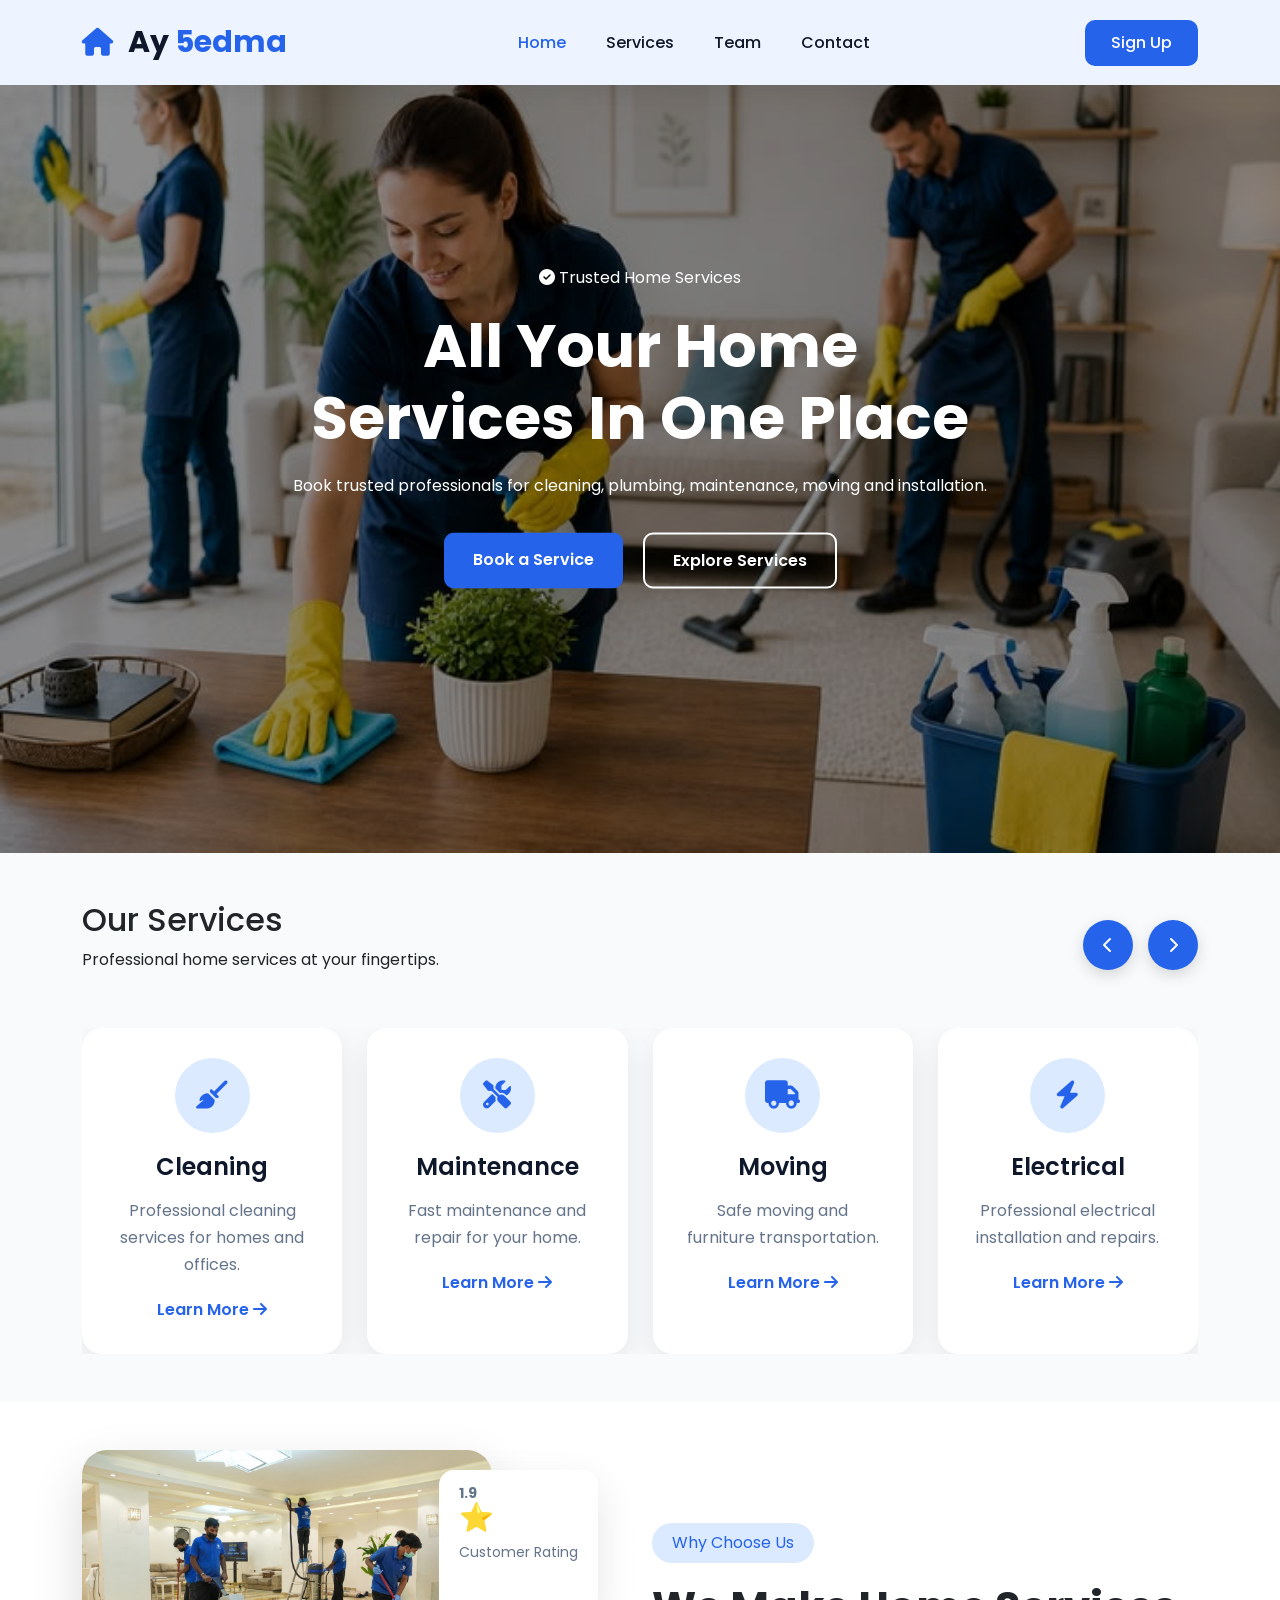
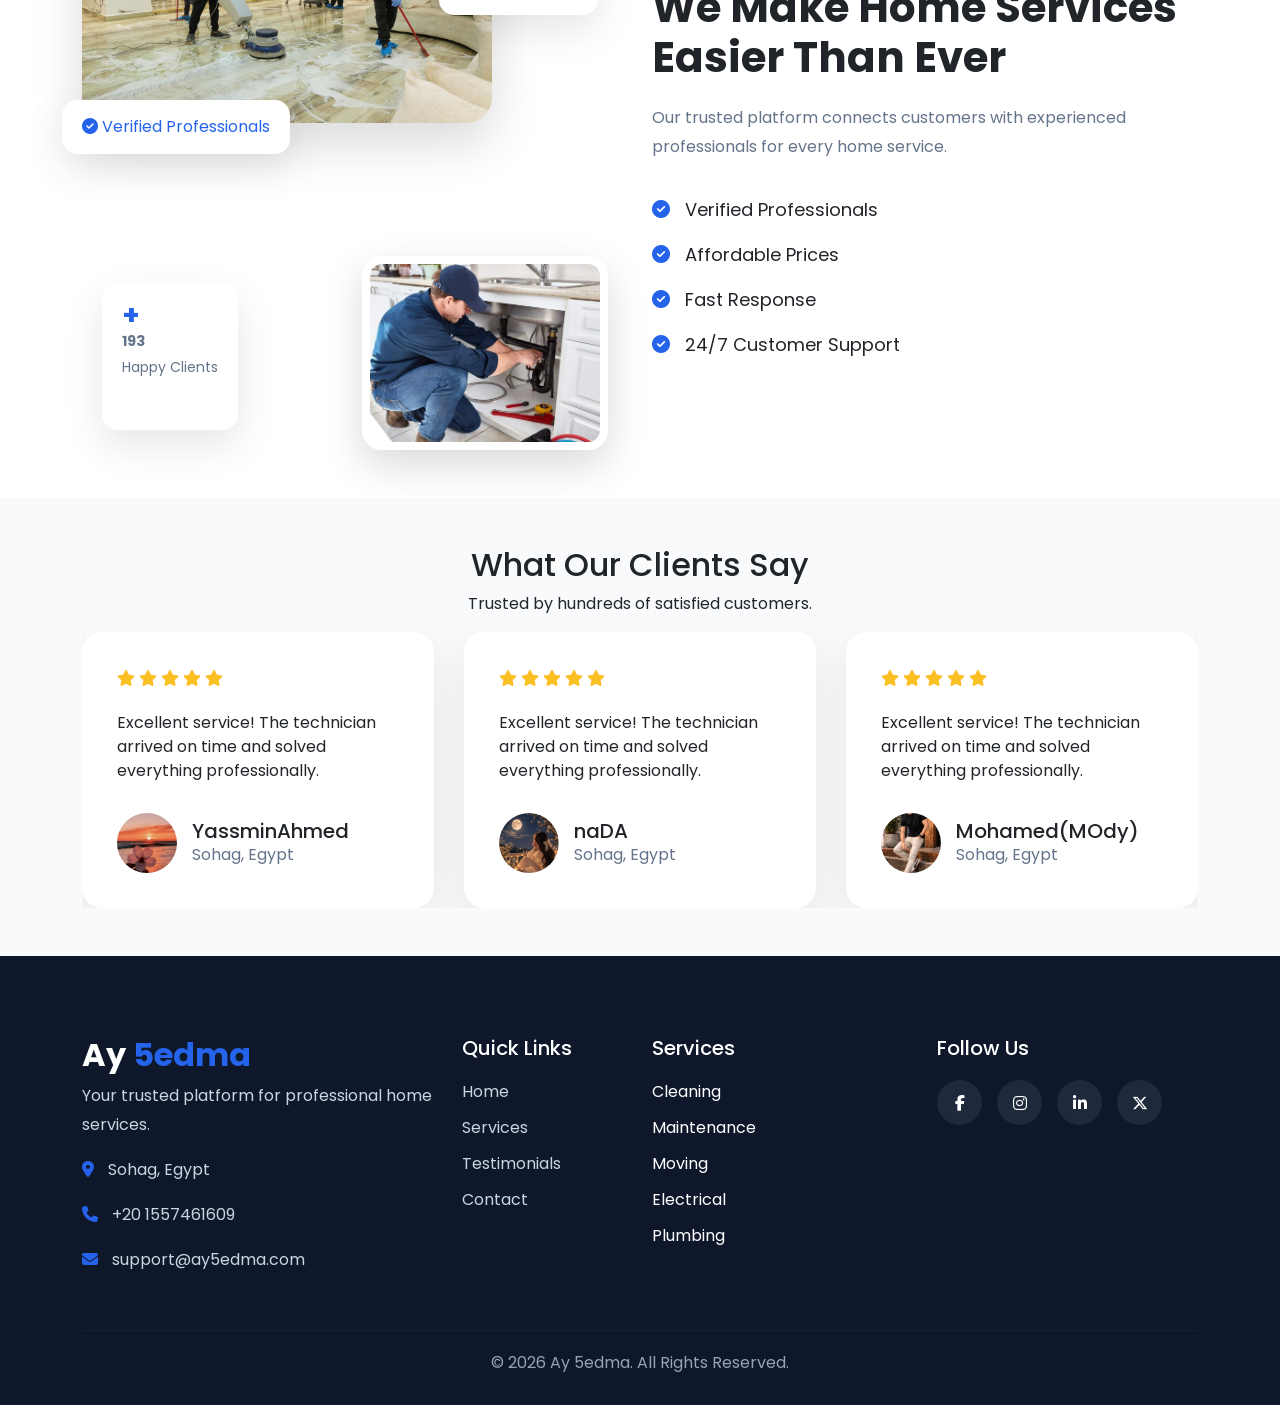
<file: index.html>
<!DOCTYPE html>
<html lang="en">
<head>
    <meta charset="UTF-8">
    <meta name="viewport" content="width=device-width, initial-scale=1.0">

    <title>Ay 5edma</title>

    <!-- Bootstrap -->
    <link href="https://cdn.jsdelivr.net/npm/bootstrap@5.3.7/dist/css/bootstrap.min.css" rel="stylesheet">

    <!-- Font Awesome -->
    <link rel="stylesheet"
        href="https://cdnjs.cloudflare.com/ajax/libs/font-awesome/6.7.2/css/all.min.css">

    <!-- Google Font -->
    <link rel="preconnect" href="https://fonts.googleapis.com">
    <link rel="preconnect" href="https://fonts.gstatic.com" crossorigin>

    <link href="https://fonts.googleapis.com/css2?family=Poppins:wght@300;400;500;600;700&display=swap"
        rel="stylesheet">

        <link
  rel="stylesheet"
  href="https://cdn.jsdelivr.net/npm/swiper@11/swiper-bundle.min.css"
/>

    <!-- CSS -->
    <link rel="stylesheet" href="style.css">

</head>

<body>

    <!-- Navbar -->
      <nav class="navbar navbar-expand-lg fixed-top custom-navbar">
    <div class="container">

        <!-- Logo -->
        <a class="navbar-brand" href="#">
            <i class="fa-solid fa-house"></i>
            Ay <span class="logo-text">5edma</span>
        </a>

        <!-- Mobile Button -->
        <button class="navbar-toggler" type="button" data-bs-toggle="collapse"
            data-bs-target="#navbarNav">
            <span class="navbar-toggler-icon"></span>
        </button>

        <!-- Links -->
        <div class="collapse navbar-collapse" id="navbarNav">

            <ul class="navbar-nav mx-auto">

                <li class="nav-item">
                    <a class="nav-link active" href="#">Home</a>
                </li>

                <li class="nav-item">
                    <a class="nav-link" href="services.html">Services</a>
                </li>

                <li class="nav-item">
                    <a class="nav-link" href="#">Team</a>
                </li>

                <li class="nav-item">
                    <a class="nav-link" href="#">Contact</a>
                </li>

            </ul>

            <a href="#" class="btn sign-btn">Sign Up</a>

        </div>

    </div>
</nav>

    <!-- Hero -->
   <section class="hero">

    <img src="img/heroo.jpg" alt="Hero Image" class="hero-img">

    <div class="hero-overlay"></div>

    <div class="hero-content">

        <span class="hero-badge">
            <i class="fa-solid fa-circle-check"></i>
            Trusted Home Services
        </span>

        <h1>
            All Your Home <br>
            Services In <span>One Place</span>
        </h1>

        <p>
            Book trusted professionals for cleaning,
            plumbing, maintenance, moving and installation.
        </p>

        <div class="hero-buttons">

            <a href="#" class="btn hero-btn">
                Book a Service
            </a>

            <a href="#" class="btn hero-outline">
                Explore Services
            </a>

        </div>

    </div>

</section>

    <!-- Services -->

     <!-- Services Section -->
<section class="services py-5" id="services">

    <div class="container">

        <!-- Header -->
        <div class="services-header">

            <div class="section-title">
                <h2>Our <span>Services</span></h2>
                <p>Professional home services at your fingertips.</p>
            </div>

            <!-- Custom Arrows -->
            <div class="swiper-buttons">

                <div class="custom-prev">
                    <i class="fa-solid fa-chevron-left"></i>
                </div>

                <div class="custom-next">
                    <i class="fa-solid fa-chevron-right"></i>
                </div>

            </div>

        </div>

        <!-- Swiper -->
        <div class="swiper serviceSwiper">

            <div class="swiper-wrapper">

                <!-- Card 1 -->
                <div class="swiper-slide">
                    <div class="service-card">

                        <div class="service-icon">
                            <i class="fa-solid fa-broom"></i>
                        </div>

                        <h4>Cleaning</h4>

                        <p>
                            Professional cleaning services
                            for homes and offices.
                        </p>

                        <a href="services.html">
                            Learn More
                            <i class="fa-solid fa-arrow-right"></i>
                        </a>

                    </div>
                </div>

                <!-- Card 2 -->
                <div class="swiper-slide">
                    <div class="service-card">

                        <div class="service-icon">
                            <i class="fa-solid fa-screwdriver-wrench"></i>
                        </div>

                        <h4>Maintenance</h4>

                        <p>
                            Fast maintenance and repair
                            for your home.
                        </p>

                        <a href="maintenance.html">
                            Learn More
                            <i class="fa-solid fa-arrow-right"></i>
                        </a>

                    </div>
                </div>

                <!-- Card 3 -->
                <div class="swiper-slide">
                    <div class="service-card">

                        <div class="service-icon">
                            <i class="fa-solid fa-truck"></i>
                        </div>

                        <h4>Moving</h4>

                        <p>
                            Safe moving and furniture
                            transportation.
                        </p>

                        <a href="moving.html">
                            Learn More
                            <i class="fa-solid fa-arrow-right"></i>
                        </a>

                    </div>
                </div>

                <!-- Card 4 -->
                <div class="swiper-slide">
                    <div class="service-card">

                        <div class="service-icon">
                            <i class="fa-solid fa-bolt"></i>
                        </div>

                        <h4>Electrical</h4>

                        <p>
                            Professional electrical
                            installation and repairs.
                        </p>

                        <a href="electrical.html">
                            Learn More
                            <i class="fa-solid fa-arrow-right"></i>
                        </a>

                    </div>
                </div>

                <!-- Card 5 -->
                <div class="swiper-slide">
                    <div class="service-card">

                        <div class="service-icon">
                            <i class="fa-solid fa-faucet-drip"></i>
                        </div>

                        <h4>Plumbing</h4>

                        <p>
                            Plumbing installation and
                            emergency repairs.
                        </p>

                        <a href="plumbing.html">
                            Learn More
                            <i class="fa-solid fa-arrow-right"></i>
                        </a>

                    </div>
                </div>

                <!-- Card 6 -->
                <div class="swiper-slide">
                    <div class="service-card">

                        <div class="service-icon">
                            <i class="fa-solid fa-couch"></i>
                        </div>

                        <h4>Furniture Installation</h4>

                        <p>
                            Furniture assembly and
                            installation by experts.
                        </p>

                        <a href="furniture.html">
                            Learn More
                            <i class="fa-solid fa-arrow-right"></i>
                        </a>

                    </div>
                </div>

            </div>

        </div>

    </div>

</section>
    <!-- Why Us -->

    <section class="why-us py-5">

    <div class="container">

        <div class="row align-items-center">

            <!-- Images -->
            <div class="col-lg-6">

                <div class="why-images">

                    <!-- Main Image -->
                    <img src="img/Why Us0.jpg"
                         class="main-img"
                         alt="Technician">

                    <!-- Small Image -->
                    <img src="img/Why Us1.jpg"
                         class="small-img"
                         alt="Customer">

                    <!-- Rating -->
                    <div class="rating-card">

    <h3><span class="counter" data-target="4.9">0</span>⭐</h3>

    <p>Customer Rating</p>

</div>

<div class="clients-card">

    <h3>+<span class="counter" data-target="500">0</span></h3>

    <p>Happy Clients</p>

</div>
                    <!-- Verified -->
                    <div class="verified-card">

                        <i class="fa-solid fa-circle-check"></i>

                        Verified Professionals

                    </div>

                </div>

            </div>

            <!-- Content -->

            <div class="col-lg-6">

                <span class="section-tag">
                    Why Choose Us
                </span>

                <h2>
                    We Make Home Services
                    Easier Than Ever
                </h2>

                <p>

                    Our trusted platform connects
                    customers with experienced
                    professionals for every home service.

                </p>

                <div class="feature">

                    <i class="fa-solid fa-circle-check"></i>

                    Verified Professionals

                </div>

                <div class="feature">

                    <i class="fa-solid fa-circle-check"></i>

                    Affordable Prices

                </div>

                <div class="feature">

                    <i class="fa-solid fa-circle-check"></i>

                    Fast Response

                </div>

                <div class="feature">

                    <i class="fa-solid fa-circle-check"></i>

                    24/7 Customer Support

                </div>

            </div>

        </div>

    </div>

</section>

    <!-- testimonial -->

<section class="testimonials py-5">

    <div class="container">

        <div class="section-title text-center">

            <h2>What Our <span>Clients Say</span></h2>

            <p>
                Trusted by hundreds of satisfied customers.
            </p>

        </div>

        <div class="swiper testimonialSwiper">

            <div class="swiper-wrapper">

                <!-- Card 1 -->
                <div class="swiper-slide">

                    <div class="testimonial-card">

                        <div class="stars">

                            <i class="fa-solid fa-star"></i>
                            <i class="fa-solid fa-star"></i>
                            <i class="fa-solid fa-star"></i>
                            <i class="fa-solid fa-star"></i>
                            <i class="fa-solid fa-star"></i>

                        </div>

                        <p>

                            Excellent service! The technician
                            arrived on time and solved
                            everything professionally.

                        </p>

                        <div class="client">

                            <img src="img/WhatsApp Image 2026-07-19 at 11.53.43 PM.jpeg">

                            <div>

                                <h5>YassminAhmed</h5>

                                <span>Sohag, Egypt</span>

                            </div>

                        </div>

                    </div>

                </div>
                <div class="swiper-slide">

                    <div class="testimonial-card">

                        <div class="stars">

                            <i class="fa-solid fa-star"></i>
                            <i class="fa-solid fa-star"></i>
                            <i class="fa-solid fa-star"></i>
                            <i class="fa-solid fa-star"></i>
                            <i class="fa-solid fa-star"></i>

                        </div>

                        <p>

                            Excellent service! The technician
                            arrived on time and solved
                            everything professionally.

                        </p>

                        <div class="client">

                            <img src="img/img2.jpg ">

                            <div>

                                <h5>naDA</h5>

                                <span>Sohag, Egypt</span>

                            </div>

                        </div>

                    </div>

                </div>
                <div class="swiper-slide">

                    <div class="testimonial-card">

                        <div class="stars">

                            <i class="fa-solid fa-star"></i>
                            <i class="fa-solid fa-star"></i>
                            <i class="fa-solid fa-star"></i>
                            <i class="fa-solid fa-star"></i>
                            <i class="fa-solid fa-star"></i>

                        </div>

                        <p>

                            Excellent service! The technician
                            arrived on time and solved
                            everything professionally.

                        </p>

                        <div class="client">

                            <img src="img/img3.jpg">

                            <div>

                                <h5>Mohamed(MOdy)</h5>

                                <span>Sohag, Egypt</span>

                            </div>

                        </div>

                    </div>

                </div>

                <!-- كرريها 3 مرات -->

            </div>

        </div>

    </div>

</section>

    <!-- Footer -->
  
    <footer class="footer">

    <div class="container">

        <div class="row gy-5">

            <!-- Logo -->
            <div class="col-lg-4">

                <h3>
                    Ay <span>5edma</span>
                </h3>

                <p>

                    Your trusted platform for
                    professional home services.

                </p>

                <div class="footer-contact">

                    <p>
                        <i class="fa-solid fa-location-dot"></i>
                        Sohag, Egypt
                    </p>

                    <p>
                        <i class="fa-solid fa-phone"></i>
                        +20 1557461609
                    </p>

                    <p>
                        <i class="fa-solid fa-envelope"></i>
                        support@ay5edma.com
                    </p>

                </div>

            </div>

            <!-- Links -->

            <div class="col-lg-2">

                <h5>Quick Links</h5>

                <ul>

                    <li><a href="#">Home</a></li>

                    <li><a href="#">Services</a></li>

                    <li><a href="#">Testimonials</a></li>

                    <li><a href="#">Contact</a></li>

                </ul>

            </div>

            <!-- Services -->

            <div class="col-lg-3">

                <h5>Services</h5>

                <ul>

                    <li>Cleaning</li>

                    <li>Maintenance</li>

                    <li>Moving</li>

                    <li>Electrical</li>

                    <li>Plumbing</li>

                </ul>

            </div>

            <!-- Social -->

            <div class="col-lg-3">

                <h5>Follow Us</h5>

                <div class="social-icons">

                    <a href="#">
                        <i class="fab fa-facebook-f"></i>
                    </a>

                    <a href="#">
                        <i class="fab fa-instagram"></i>
                    </a>

                    <a href="#">
                        <i class="fab fa-linkedin-in"></i>
                    </a>

                    <a href="#">
                        <i class="fab fa-x-twitter"></i>
                    </a>

                </div>

            </div>

        </div>

        <hr>

        <div class="copyright">

            © 2026 Ay 5edma. All Rights Reserved.

        </div>

    </div>

</footer>



    <script src="https://cdn.jsdelivr.net/npm/bootstrap@5.3.7/dist/js/bootstrap.bundle.min.js"></script>

    <script src="https://cdn.jsdelivr.net/npm/swiper@11/swiper-bundle.min.js"></script>
    <script src="main.js"></script>


</body>

</html>
</file>
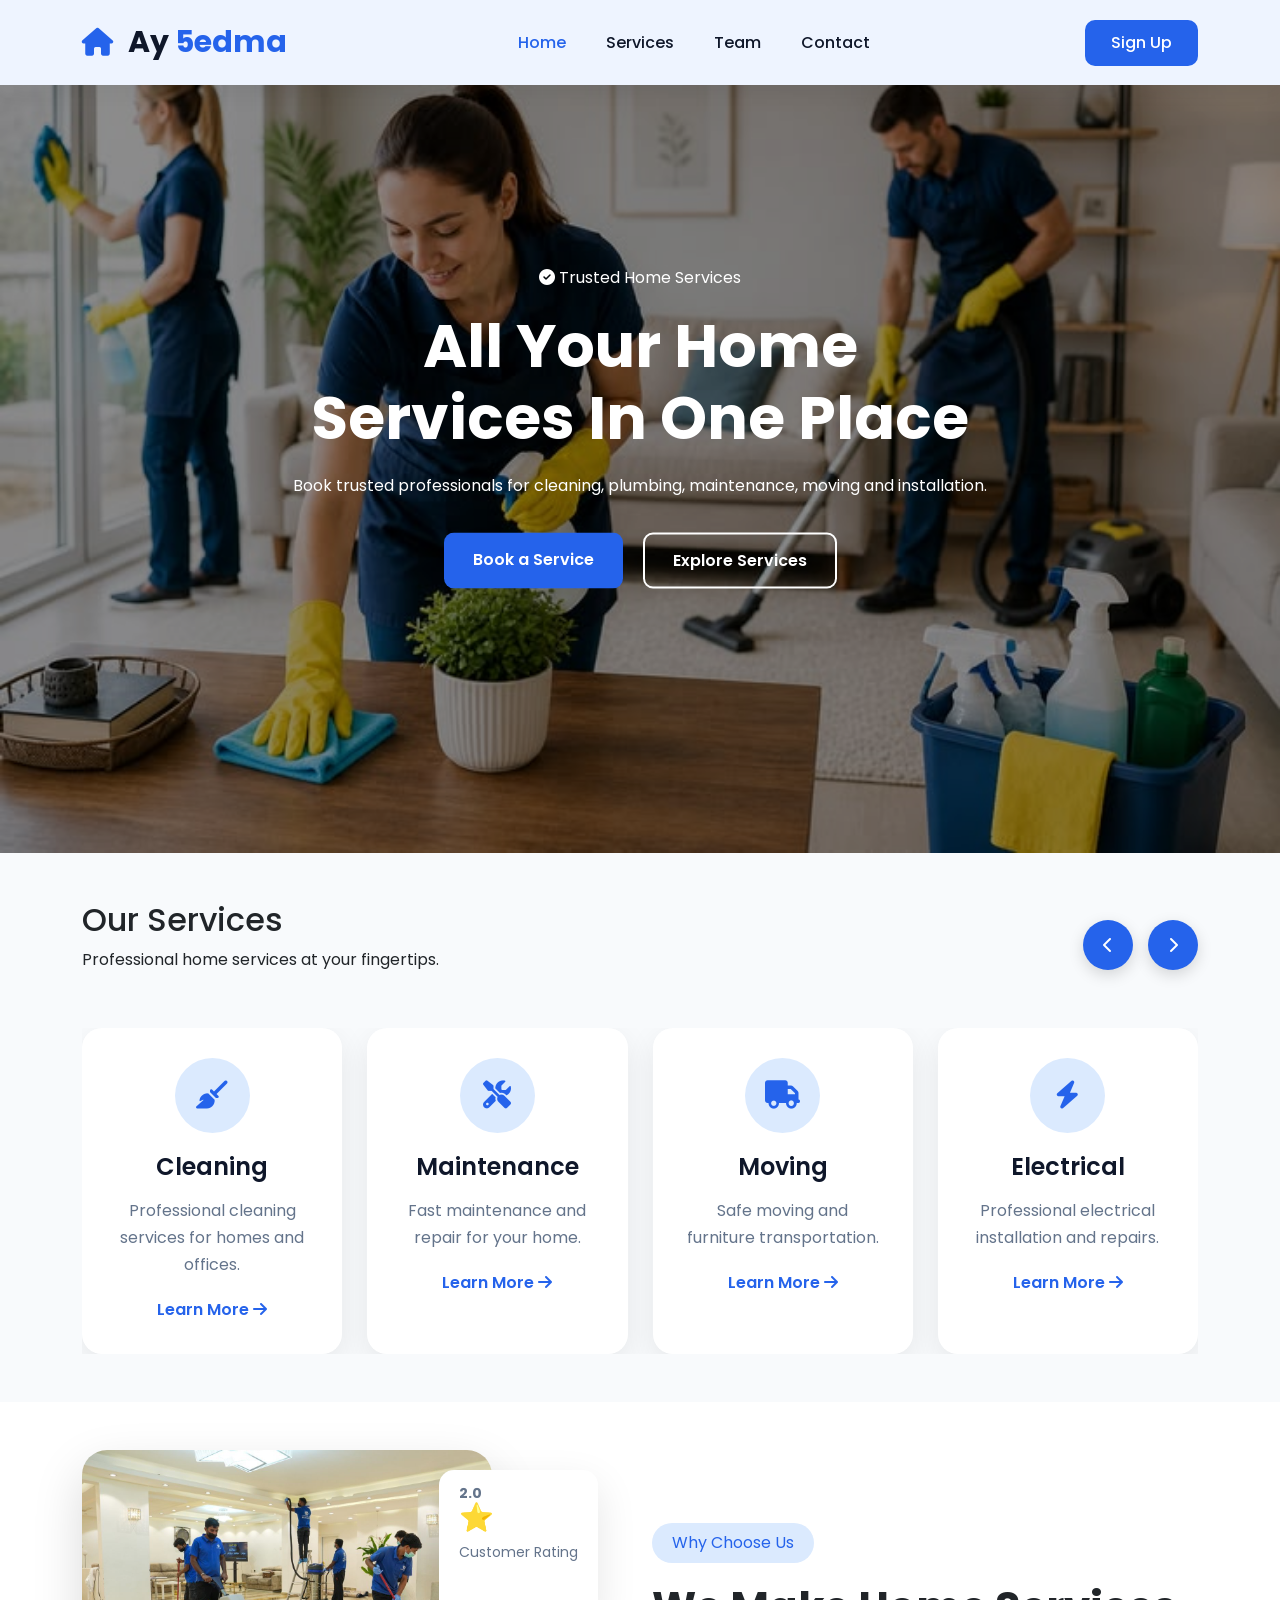
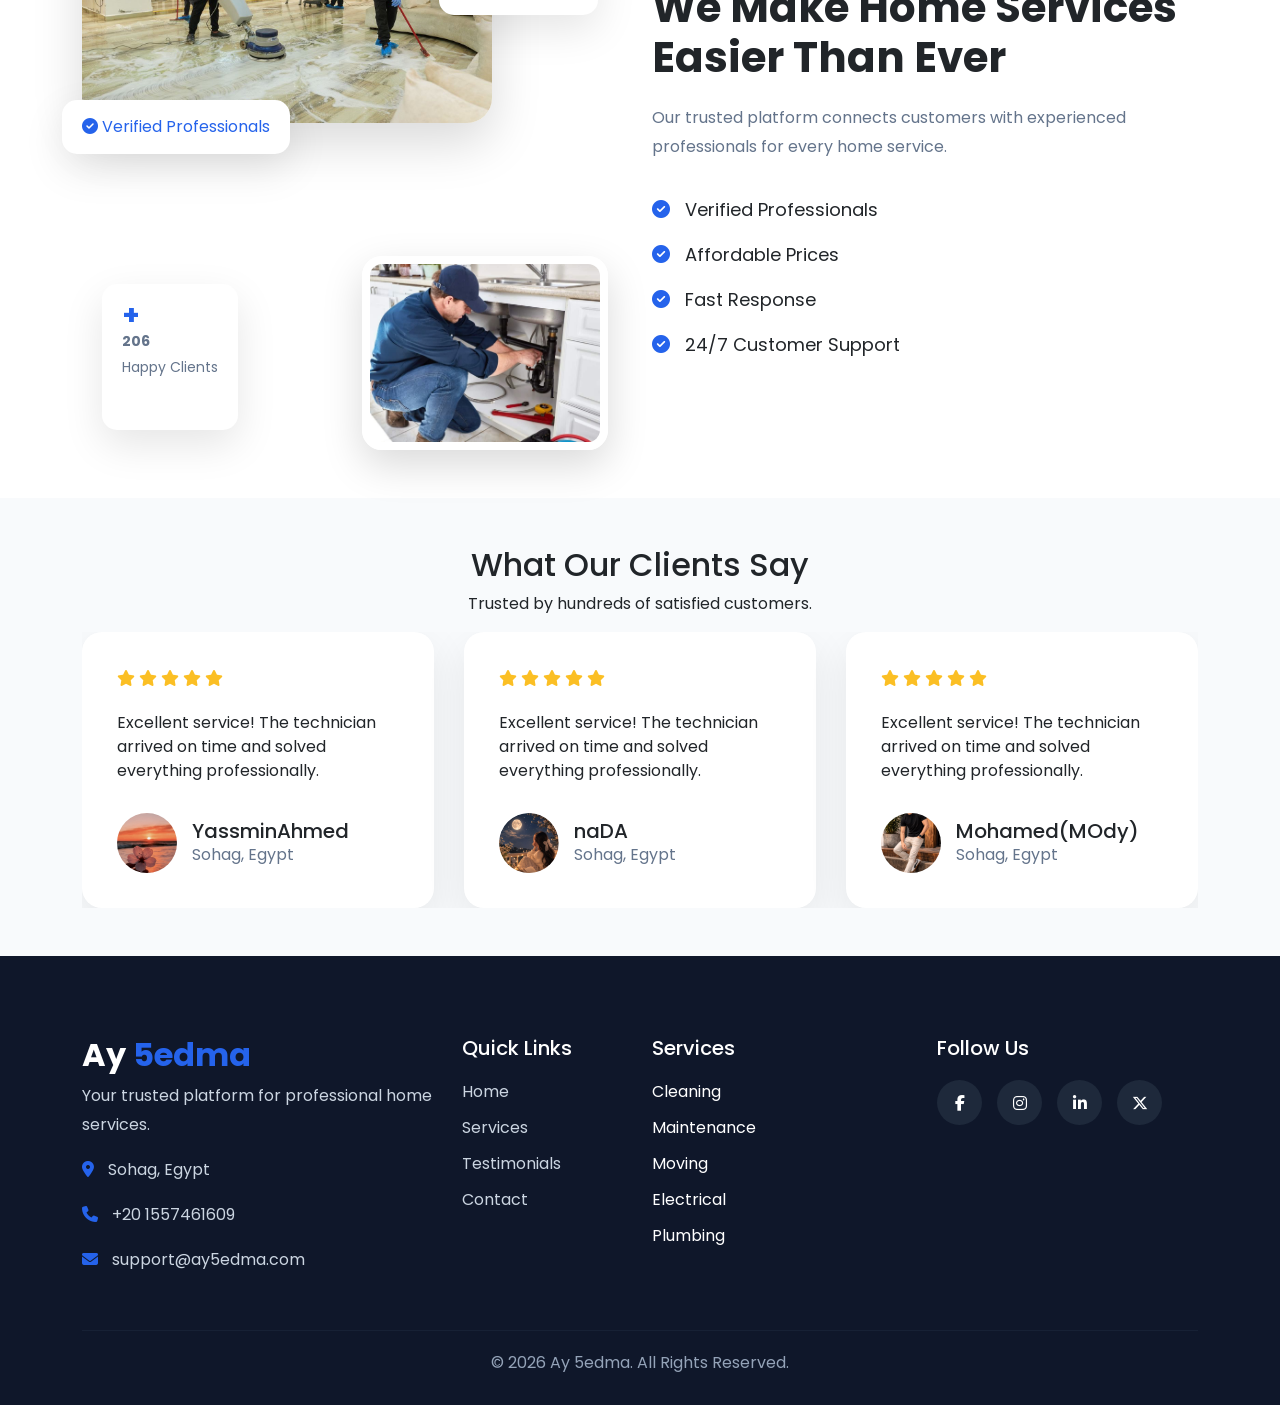
<file: booking-success.html>
<!DOCTYPE html>
<html lang="en">

<head>

<meta charset="UTF-8">
<meta name="viewport" content="width=device-width, initial-scale=1.0">

<title>Booking Success</title>

<link href="https://cdn.jsdelivr.net/npm/bootstrap@5.3.7/dist/css/bootstrap.min.css" rel="stylesheet">

<link rel="stylesheet"
href="https://cdnjs.cloudflare.com/ajax/libs/font-awesome/6.7.2/css/all.min.css">

<link rel="stylesheet" href="style.css">

<link rel="stylesheet" href="booking.css">

</head>

<body>

<section class="success-page">

<div class="success-card">

<div class="check-circle">

<i class="fa-solid fa-check"></i>

</div>

<h1>

Booking Confirmed

</h1>

<p>

Thank you for choosing Ay 5edma ❤️

</p>

<div class="booking-info">

<p>

<b>Booking ID</b>

</p>

<h3 id="bookingId">

</h3>

<hr>

<p>

<b>Name</b>

<span id="customerName"></span>

</p>

<p>

<b>Date</b>

<span id="bookingDate"></span>

</p>

<p>

<b>Time</b>

<span id="bookingTime"></span>

</p>

</div>

<div class="mt-4">

<a href="index.html" class="btn btn-primary">

Back Home

</a>

</div>

</div>

</section>

<script src="booking-success.js"></script>

</body>

</html>
</file>
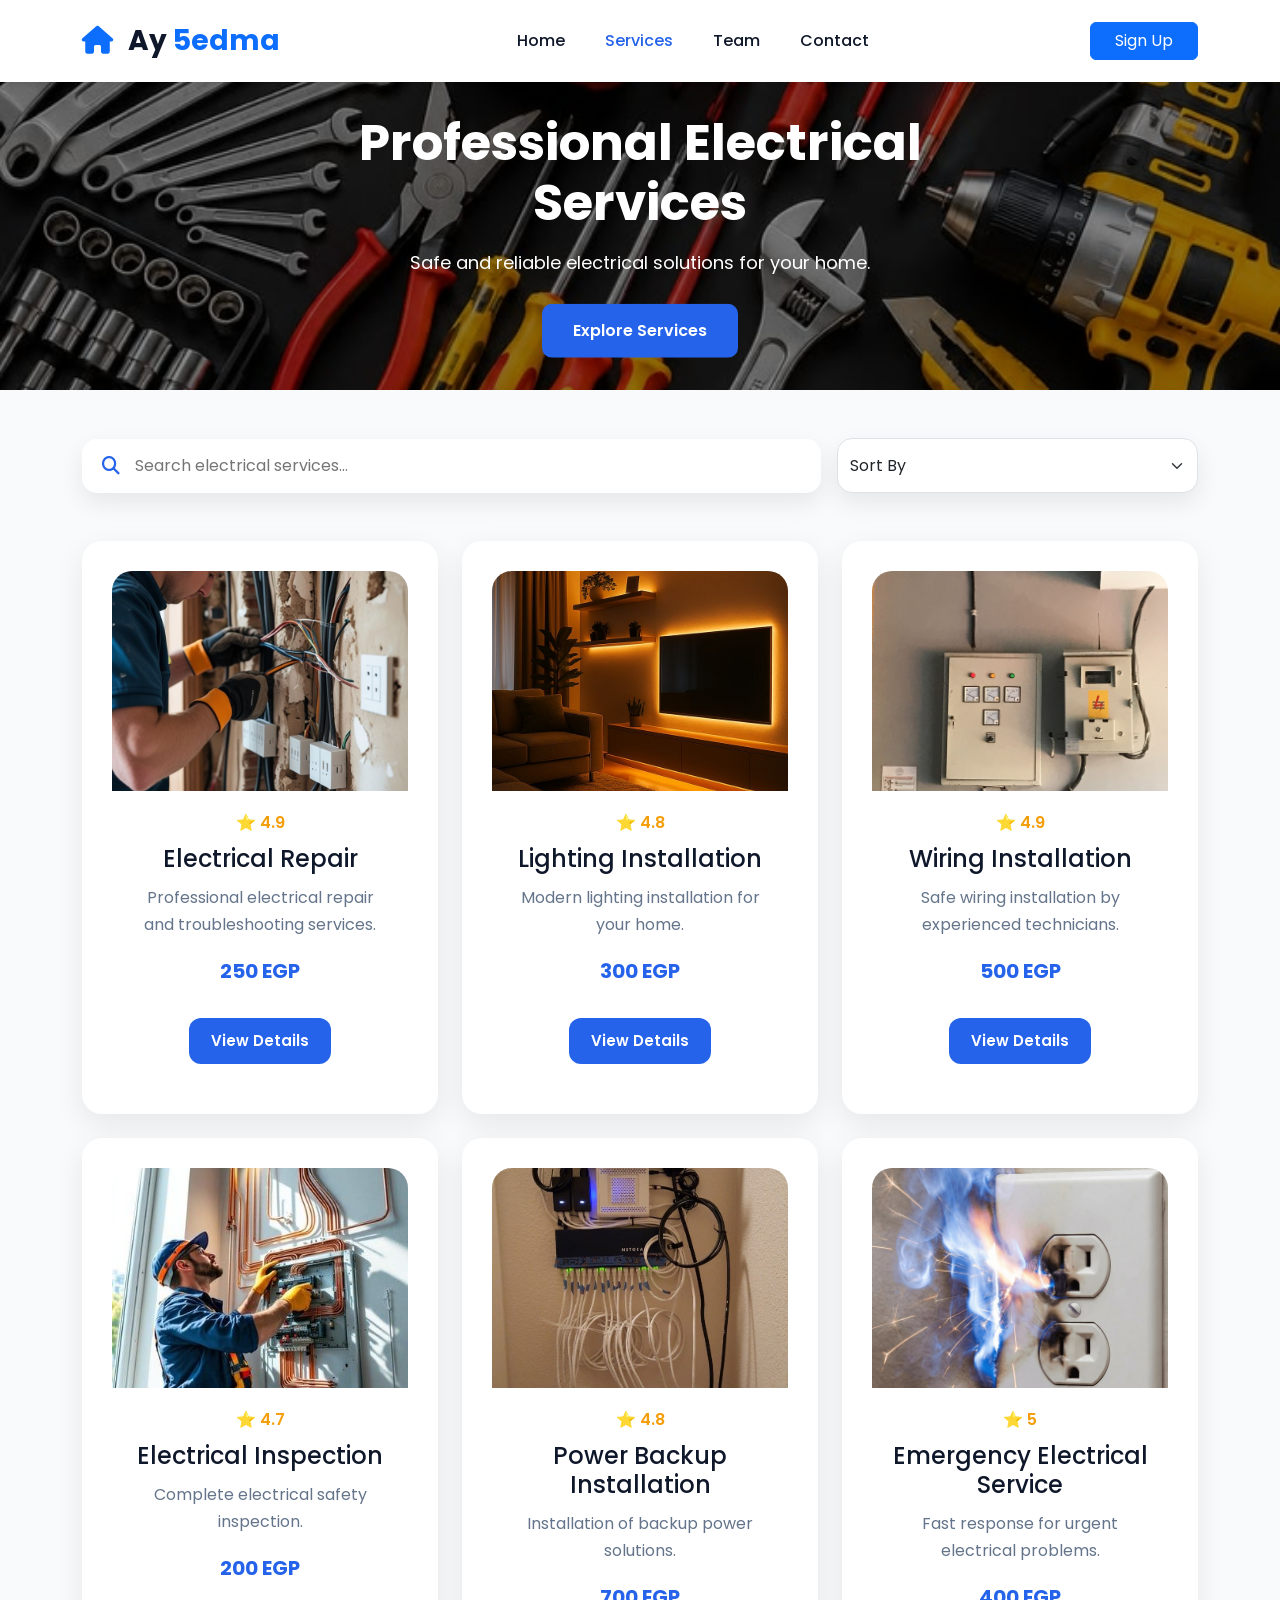
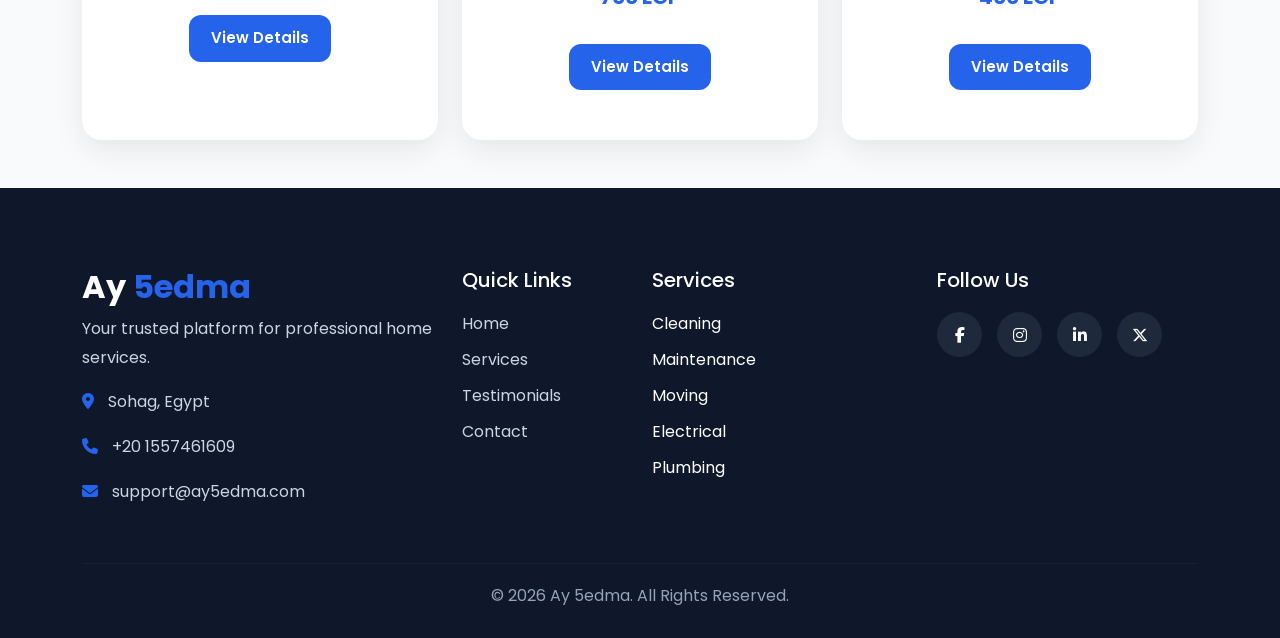
<file: electrical.html>
<!DOCTYPE html>
<html lang="en">

<head>

<meta charset="UTF-8">
<meta name="viewport" content="width=device-width, initial-scale=1.0">

<title>Electrical Services</title>


<!-- Bootstrap -->
<link href="https://cdn.jsdelivr.net/npm/bootstrap@5.3.7/dist/css/bootstrap.min.css" rel="stylesheet">


<!-- Font Awesome -->
<link rel="stylesheet"
href="https://cdnjs.cloudflare.com/ajax/libs/font-awesome/6.7.2/css/all.min.css">


<!-- Google Font -->
<link href="https://fonts.googleapis.com/css2?family=Poppins:wght@300;400;500;600;700&display=swap"
rel="stylesheet">


<link rel="stylesheet" href="style.css">


</head>


<body>


<!-- Navbar -->

<nav class="navbar navbar-expand-lg bg-white shadow-sm fixed-top">

<div class="container">


<a class="navbar-brand fw-bold fs-3" href="index.html">

<i class="fa-solid fa-house text-primary"></i>

Ay <span class="text-primary">5edma</span>

</a>



<button
class="navbar-toggler"
type="button"
data-bs-toggle="collapse"
data-bs-target="#navbar">

<span class="navbar-toggler-icon"></span>

</button>




<div class="collapse navbar-collapse" id="navbar">


<ul class="navbar-nav mx-auto">


<li class="nav-item">

<a class="nav-link" href="index.html">
Home
</a>

</li>



<li class="nav-item">

<a class="nav-link active" href="services.html">
Services
</a>

</li>



<li class="nav-item">

<a class="nav-link" href="#">
Team
</a>

</li>



<li class="nav-item">

<a class="nav-link" href="#">
Contact
</a>

</li>


</ul>



<a href="#" class="btn btn-primary px-4">
Sign Up
</a>



</div>


</div>

</nav>





<!-- Banner -->


<section class="services-banner">


<img src="img/electrical-banner.jpg"
alt="Electrical Banner">



<div class="banner-overlay"></div>



<div class="banner-content">


<h1>
Professional Electrical Services
</h1>



<p>
Safe and reliable electrical solutions for your home.
</p>



<a href="#servicesContainer"
class="btn banner-btn">

Explore Services

</a>



</div>



</section>





<!-- Search -->


<section class="py-5">


<div class="container">


<div class="row g-3 align-items-center">



<div class="col-lg-8">


<div class="search-box">


<i class="fa-solid fa-magnifying-glass"></i>



<input

type="text"

id="searchInput"

placeholder="Search electrical services..."

>


</div>


</div>





<div class="col-lg-4">


<select
id="sortSelect"
class="form-select sort-select">


<option value="default">
Sort By
</option>


<option value="priceLow">
Price: Low → High
</option>


<option value="priceHigh">
Price: High → Low
</option>


<option value="rating">
Rating
</option>


</select>


</div>


</div>


</div>


</section>





<!-- Services -->


<section class="pb-5">


<div class="container">


<div class="row g-4"
id="servicesContainer">


</div>


</div>


</section>

<!-- Footer -->

<footer class="footer">

<div class="container">


<div class="row gy-5">


<div class="col-lg-4">


<h3>
Ay <span>5edma</span>
</h3>


<p>
Your trusted platform for professional home services.
</p>



<div class="footer-contact">


<p>
<i class="fa-solid fa-location-dot"></i>
Sohag, Egypt
</p>



<p>
<i class="fa-solid fa-phone"></i>
+20 1557461609
</p>



<p>
<i class="fa-solid fa-envelope"></i>
support@ay5edma.com
</p>


</div>


</div>





<div class="col-lg-2">


<h5>
Quick Links
</h5>


<ul>


<li>
<a href="index.html">
Home
</a>
</li>


<li>
<a href="#">
Services
</a>
</li>


<li>
<a href="#">
Testimonials
</a>
</li>


<li>
<a href="#">
Contact
</a>
</li>


</ul>


</div>





<div class="col-lg-3">


<h5>
Services
</h5>


<ul>

<li>
Cleaning
</li>

<li>
Maintenance
</li>

<li>
Moving
</li>

<li>
Electrical
</li>

<li>
Plumbing
</li>

</ul>


</div>





<div class="col-lg-3">


<h5>
Follow Us
</h5>



<div class="social-icons">


<a href="#">
<i class="fab fa-facebook-f"></i>
</a>


<a href="#">
<i class="fab fa-instagram"></i>
</a>


<a href="#">
<i class="fab fa-linkedin-in"></i>
</a>


<a href="#">
<i class="fab fa-x-twitter"></i>
</a>


</div>


</div>



</div>




<hr>



<div class="copyright">

© 2026 Ay 5edma. All Rights Reserved.

</div>


</div>

</footer>






<!-- Image Modal -->

<div id="imageModal"
class="image-modal">


<span class="close-modal">
&times;
</span>


<img id="modalImg"
class="modal-content">


</div>






<!-- Scripts -->

<script src="https://cdn.jsdelivr.net/npm/bootstrap@5.3.7/dist/js/bootstrap.bundle.min.js"></script>


<script src="electrical.js"></script>


</body>

</html>
</file>
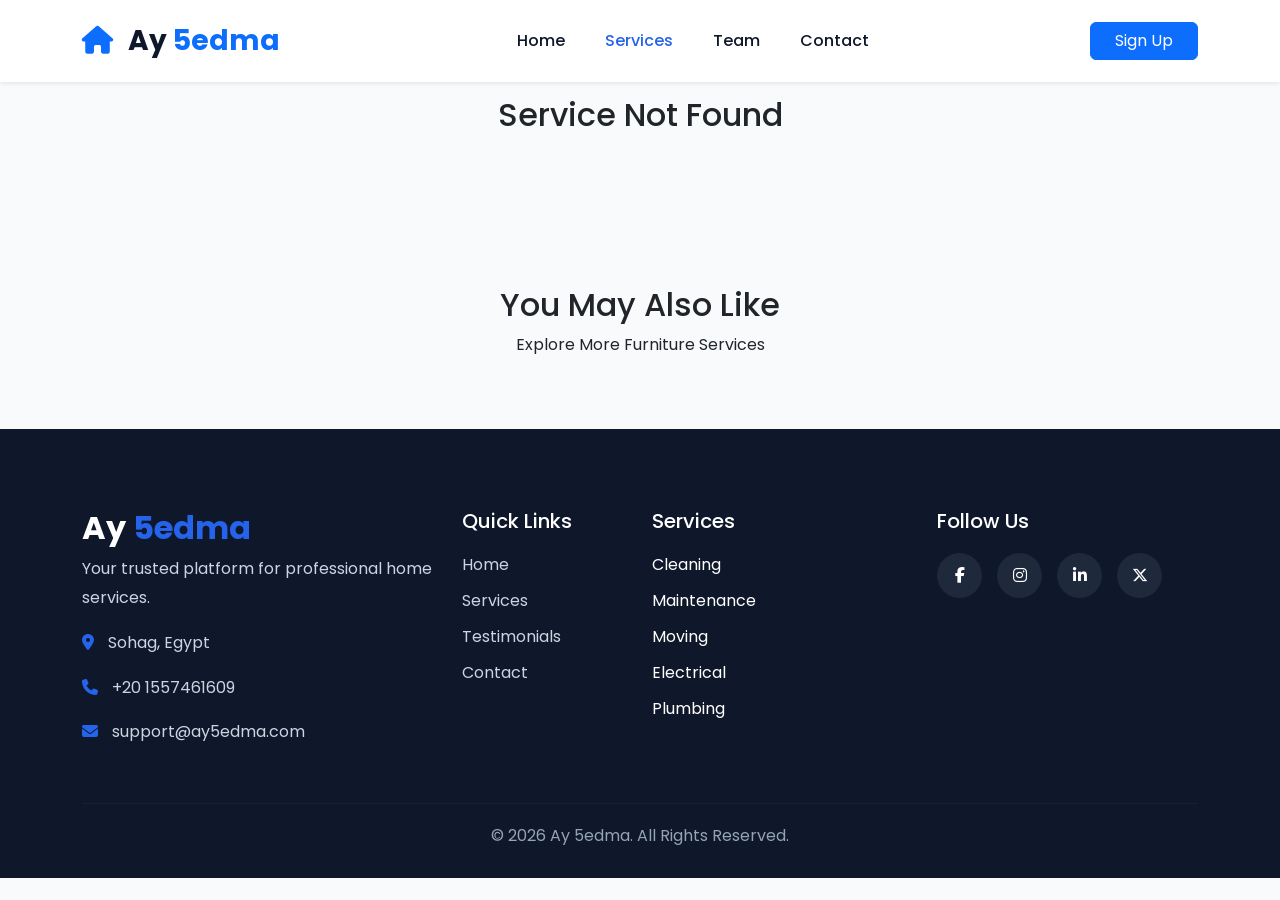
<file: furniture-details.html>
<!DOCTYPE html>
<html lang="en">

<head>

<meta charset="UTF-8">
<meta name="viewport" content="width=device-width, initial-scale=1.0">

<title>Furniture Details</title>

<link href="https://cdn.jsdelivr.net/npm/bootstrap@5.3.7/dist/css/bootstrap.min.css" rel="stylesheet">

<link rel="stylesheet"
href="https://cdnjs.cloudflare.com/ajax/libs/font-awesome/6.7.2/css/all.min.css">

<link href="https://fonts.googleapis.com/css2?family=Poppins:wght@300;400;500;600;700&display=swap"
rel="stylesheet">

<link rel="stylesheet" href="style.css">

</head>

<body>

<nav class="navbar navbar-expand-lg bg-white shadow-sm fixed-top">

<div class="container">


<a class="navbar-brand fw-bold fs-3" href="index.html">

<i class="fa-solid fa-house text-primary"></i>

Ay <span class="text-primary">5edma</span>

</a>



<button
class="navbar-toggler"
type="button"
data-bs-toggle="collapse"
data-bs-target="#navbar">

<span class="navbar-toggler-icon"></span>

</button>




<div class="collapse navbar-collapse" id="navbar">


<ul class="navbar-nav mx-auto">


<li class="nav-item">

<a class="nav-link" href="index.html">
Home
</a>

</li>



<li class="nav-item">

<a class="nav-link active" href="services.html">
Services
</a>

</li>



<li class="nav-item">

<a class="nav-link" href="#">
Team
</a>

</li>



<li class="nav-item">

<a class="nav-link" href="#">
Contact
</a>

</li>


</ul>



<a href="#" class="btn btn-primary px-4">
Sign Up
</a>



</div>


</div>

</nav>

<section class="service-details py-5">

<div class="container">

<div class="row g-4" id="serviceDetails">

</div>

</div>

</section>

<section class="related-services py-5">

<div class="container">

<div class="text-center mb-5">

<h2>You May Also Like</h2>

<p>Explore More Furniture Services</p>

</div>

<div class="row g-4" id="relatedServices">

</div>

</div>

</section>

<footer class="footer">

<div class="container">


<div class="row gy-5">


<div class="col-lg-4">


<h3>
Ay <span>5edma</span>
</h3>


<p>
Your trusted platform for professional home services.
</p>



<div class="footer-contact">


<p>
<i class="fa-solid fa-location-dot"></i>
Sohag, Egypt
</p>



<p>
<i class="fa-solid fa-phone"></i>
+20 1557461609
</p>



<p>
<i class="fa-solid fa-envelope"></i>
support@ay5edma.com
</p>


</div>


</div>





<div class="col-lg-2">


<h5>
Quick Links
</h5>


<ul>


<li>
<a href="index.html">
Home
</a>
</li>


<li>
<a href="#">
Services
</a>
</li>


<li>
<a href="#">
Testimonials
</a>
</li>


<li>
<a href="#">
Contact
</a>
</li>


</ul>


</div>





<div class="col-lg-3">


<h5>
Services
</h5>


<ul>

<li>
Cleaning
</li>

<li>
Maintenance
</li>

<li>
Moving
</li>

<li>
Electrical
</li>

<li>
Plumbing
</li>

</ul>


</div>





<div class="col-lg-3">


<h5>
Follow Us
</h5>



<div class="social-icons">


<a href="#">
<i class="fab fa-facebook-f"></i>
</a>


<a href="#">
<i class="fab fa-instagram"></i>
</a>


<a href="#">
<i class="fab fa-linkedin-in"></i>
</a>


<a href="#">
<i class="fab fa-x-twitter"></i>
</a>


</div>


</div>



</div>




<hr>



<div class="copyright">

© 2026 Ay 5edma. All Rights Reserved.

</div>


</div>

</footer>

<script src="https://cdn.jsdelivr.net/npm/bootstrap@5.3.7/dist/js/bootstrap.bundle.min.js"></script>

<script src="furniture-details.js"></script>

</body>
</html>
</file>
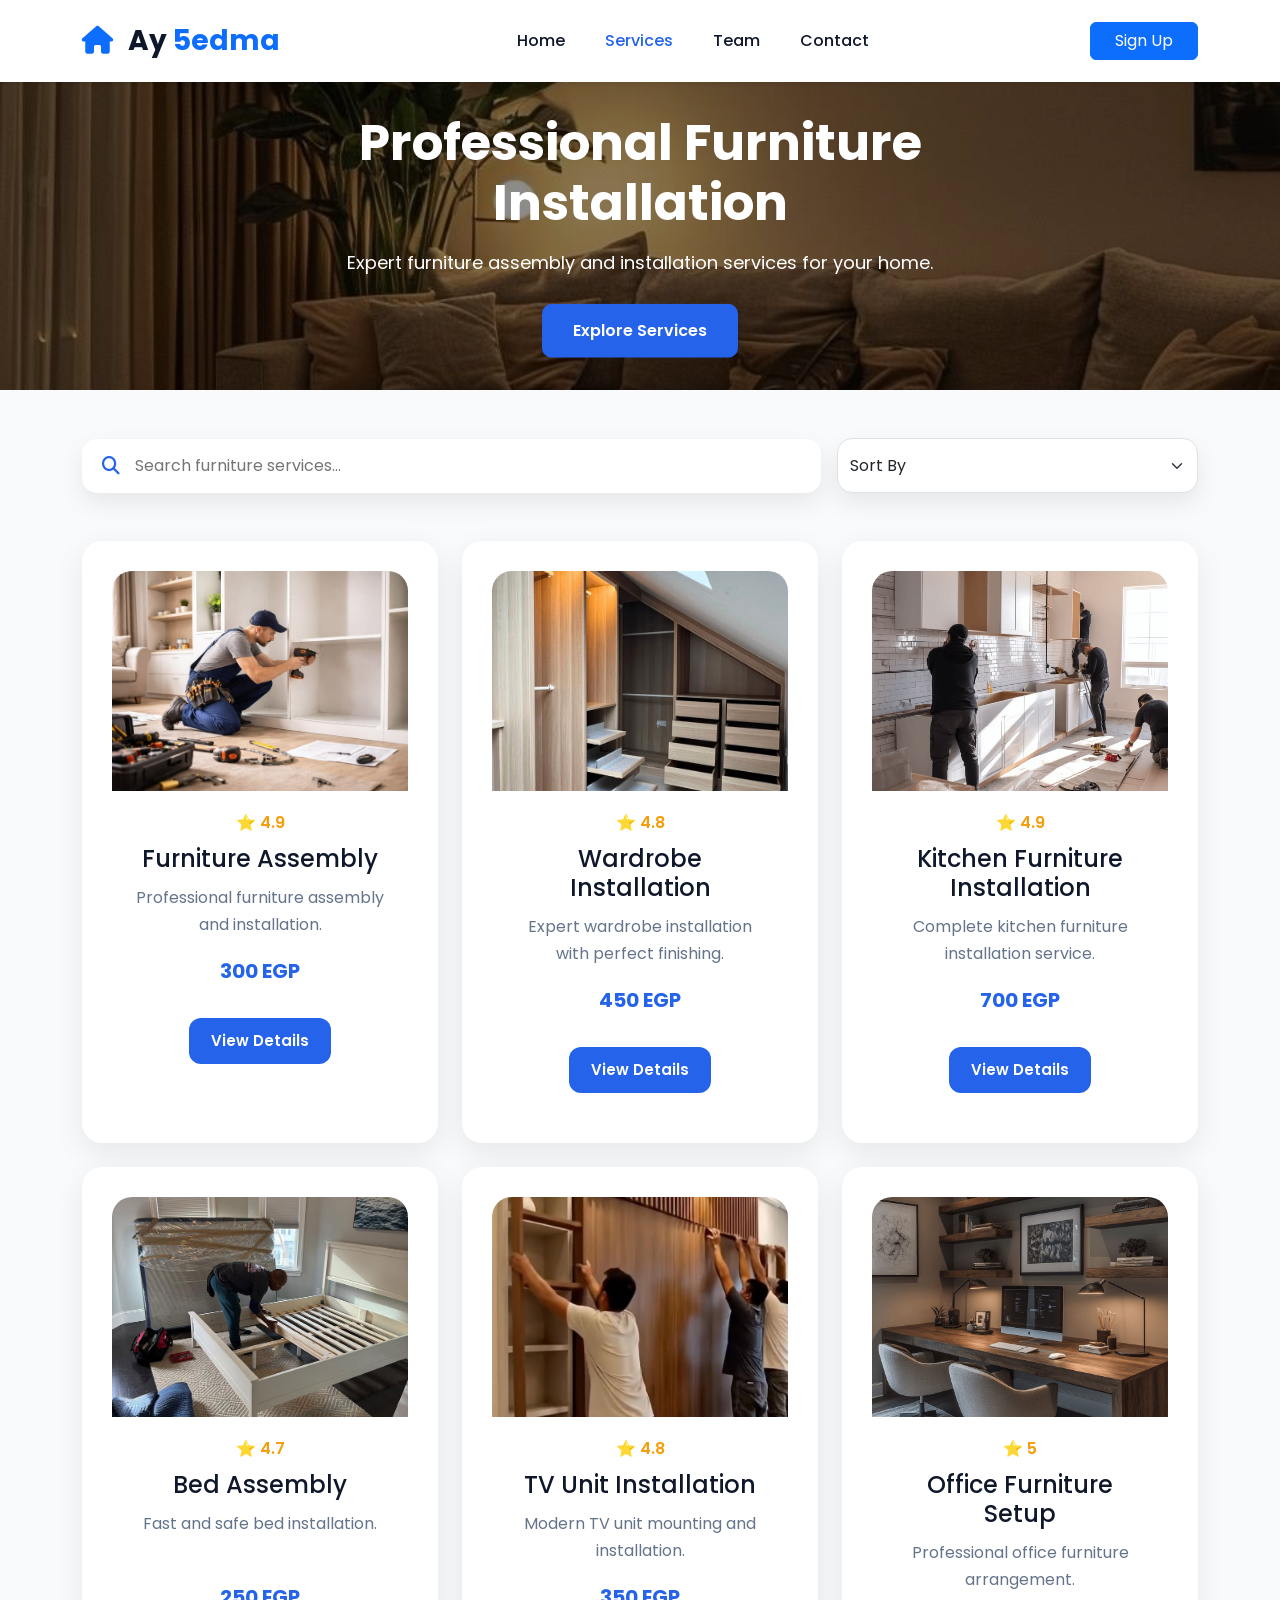
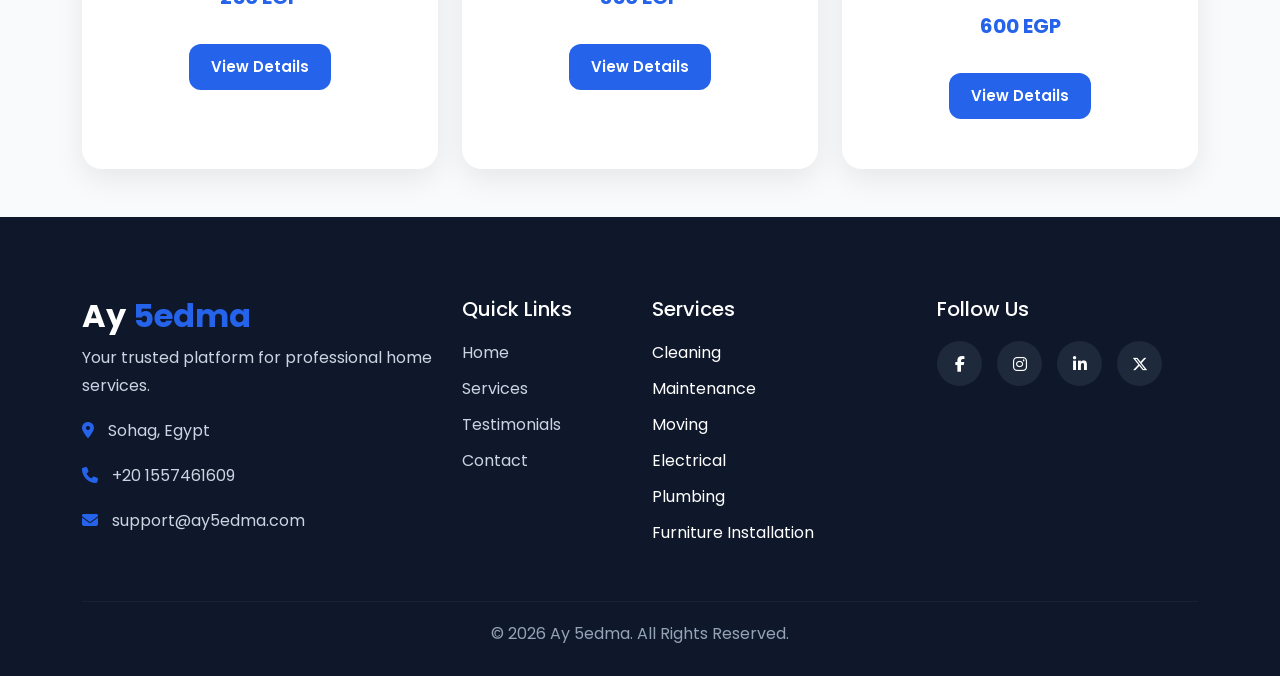
<file: furniture.html>
<!DOCTYPE html>
<html lang="en">

<head>

<meta charset="UTF-8">
<meta name="viewport" content="width=device-width, initial-scale=1.0">

<title>Furniture Installation Services</title>


<!-- Bootstrap -->
<link href="https://cdn.jsdelivr.net/npm/bootstrap@5.3.7/dist/css/bootstrap.min.css" rel="stylesheet">


<!-- Font Awesome -->
<link rel="stylesheet"
href="https://cdnjs.cloudflare.com/ajax/libs/font-awesome/6.7.2/css/all.min.css">


<!-- Google Font -->
<link href="https://fonts.googleapis.com/css2?family=Poppins:wght@300;400;500;600;700&display=swap"
rel="stylesheet">


<link rel="stylesheet" href="style.css">


</head>



<body>


<!-- Navbar -->


<nav class="navbar navbar-expand-lg bg-white shadow-sm fixed-top">


<div class="container">


<a class="navbar-brand fw-bold fs-3" href="index.html">


<i class="fa-solid fa-house text-primary"></i>


Ay <span class="text-primary">5edma</span>


</a>





<button
class="navbar-toggler"
type="button"
data-bs-toggle="collapse"
data-bs-target="#navbar">


<span class="navbar-toggler-icon"></span>


</button>






<div class="collapse navbar-collapse" id="navbar">



<ul class="navbar-nav mx-auto">


<li class="nav-item">

<a class="nav-link" href="index.html">
Home
</a>

</li>



<li class="nav-item">

<a class="nav-link active" href="services.html">
Services
</a>

</li>



<li class="nav-item">

<a class="nav-link" href="#">
Team
</a>

</li>



<li class="nav-item">

<a class="nav-link" href="#">
Contact
</a>

</li>



</ul>




<a href="#" class="btn btn-primary px-4">

Sign Up

</a>




</div>


</div>


</nav>







<!-- Banner -->


<section class="services-banner">


<img src="img/furniture-banner.jpg"
alt="Furniture Banner">


<div class="banner-overlay"></div>



<div class="banner-content">



<h1>
Professional Furniture Installation
</h1>



<p>
Expert furniture assembly and installation services for your home.
</p>




<a href="#servicesContainer"
class="btn banner-btn">

Explore Services

</a>




</div>



</section>







<!-- Search -->


<section class="py-5">


<div class="container">


<div class="row g-3 align-items-center">



<div class="col-lg-8">


<div class="search-box">


<i class="fa-solid fa-magnifying-glass"></i>



<input
type="text"
id="searchInput"
placeholder="Search furniture services..."
>


</div>


</div>





<div class="col-lg-4">


<select
id="sortSelect"
class="form-select sort-select">


<option value="default">
Sort By
</option>



<option value="priceLow">
Price: Low → High
</option>



<option value="priceHigh">
Price: High → Low
</option>



<option value="rating">
Rating
</option>



</select>


</div>


</div>


</div>


</section>







<!-- Services -->


<section class="pb-5">


<div class="container">


<div class="row g-4"
id="servicesContainer">



</div>


</div>


</section>
<!-- Footer -->


<footer class="footer">


<div class="container">


<div class="row gy-5">



<!-- Logo -->

<div class="col-lg-4">


<h3>
Ay <span>5edma</span>
</h3>



<p>
Your trusted platform for professional home services.
</p>



<div class="footer-contact">


<p>
<i class="fa-solid fa-location-dot"></i>
Sohag, Egypt
</p>



<p>
<i class="fa-solid fa-phone"></i>
+20 1557461609
</p>



<p>
<i class="fa-solid fa-envelope"></i>
support@ay5edma.com
</p>


</div>



</div>







<!-- Links -->


<div class="col-lg-2">


<h5>
Quick Links
</h5>



<ul>


<li>
<a href="index.html">
Home
</a>
</li>


<li>
<a href="#">
Services
</a>
</li>


<li>
<a href="#">
Testimonials
</a>
</li>


<li>
<a href="#">
Contact
</a>
</li>


</ul>


</div>






<!-- Services -->


<div class="col-lg-3">


<h5>
Services
</h5>



<ul>


<li>
Cleaning
</li>


<li>
Maintenance
</li>


<li>
Moving
</li>


<li>
Electrical
</li>


<li>
Plumbing
</li>


<li>
Furniture Installation
</li>


</ul>


</div>







<!-- Social -->


<div class="col-lg-3">


<h5>
Follow Us
</h5>



<div class="social-icons">


<a href="#">
<i class="fab fa-facebook-f"></i>
</a>



<a href="#">
<i class="fab fa-instagram"></i>
</a>



<a href="#">
<i class="fab fa-linkedin-in"></i>
</a>



<a href="#">
<i class="fab fa-x-twitter"></i>
</a>



</div>


</div>



</div>





<hr>





<div class="copyright">

© 2026 Ay 5edma. All Rights Reserved.

</div>




</div>


</footer>








<!-- Image Modal -->


<div id="imageModal" class="image-modal">


<span class="close-modal">

&times;

</span>



<img id="modalImg"
class="modal-content">



</div>







<!-- Scripts -->


<script src="https://cdn.jsdelivr.net/npm/bootstrap@5.3.7/dist/js/bootstrap.bundle.min.js"></script>


<script src="furniture.js"></script>



</body>

</html>
</file>
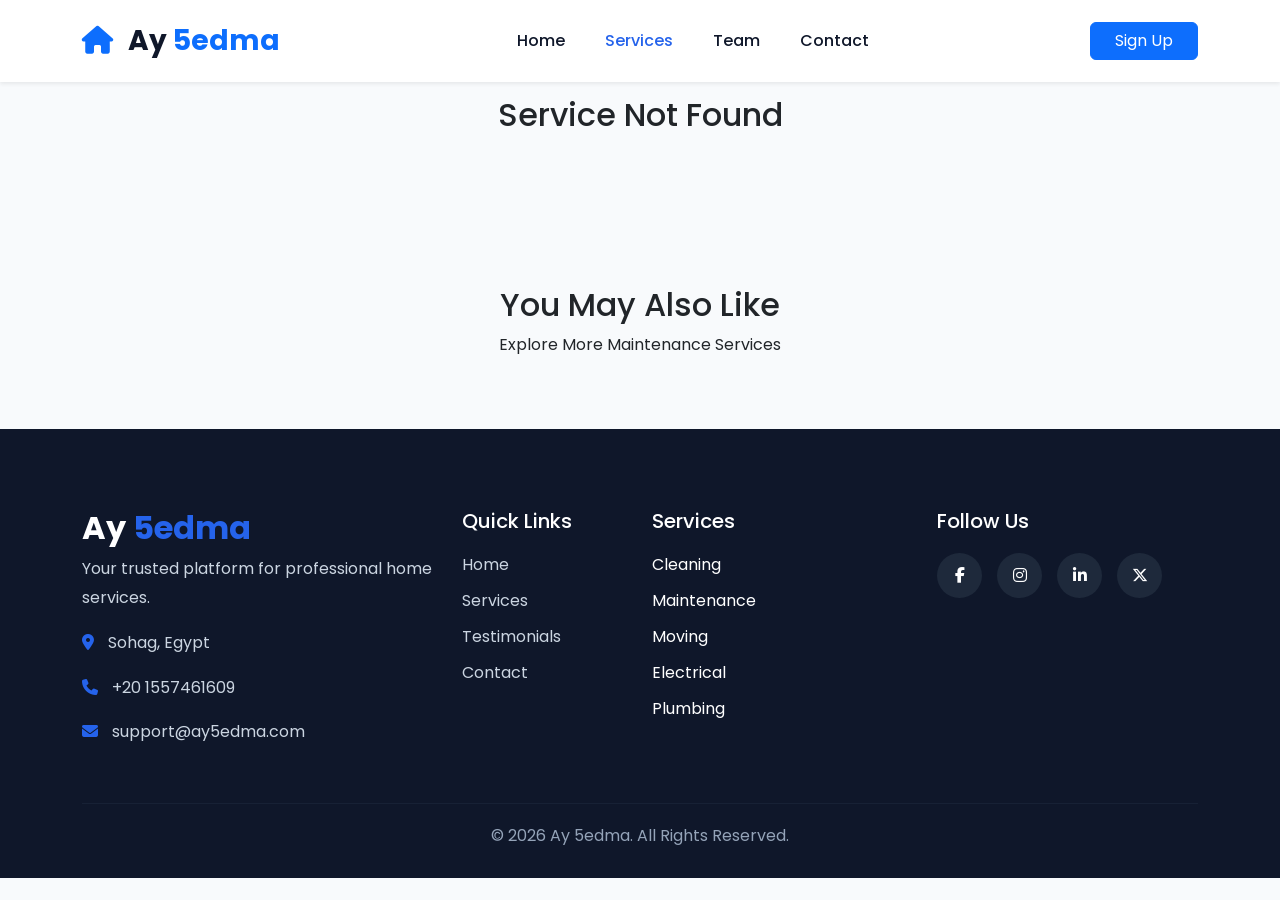
<file: maintenance-details.html>
<!DOCTYPE html>
<html lang="en">

<head>

<meta charset="UTF-8">
<meta name="viewport" content="width=device-width, initial-scale=1.0">

<title>Maintenance Details</title>

<link href="https://cdn.jsdelivr.net/npm/bootstrap@5.3.7/dist/css/bootstrap.min.css" rel="stylesheet">

<link rel="stylesheet"
href="https://cdnjs.cloudflare.com/ajax/libs/font-awesome/6.7.2/css/all.min.css">

<link href="https://fonts.googleapis.com/css2?family=Poppins:wght@300;400;500;600;700&display=swap"
rel="stylesheet">

<link rel="stylesheet" href="style.css">

</head>

<body>

<nav class="navbar navbar-expand-lg bg-white shadow-sm fixed-top">

<div class="container">


<a class="navbar-brand fw-bold fs-3" href="index.html">

<i class="fa-solid fa-house text-primary"></i>

Ay <span class="text-primary">5edma</span>

</a>



<button
class="navbar-toggler"
type="button"
data-bs-toggle="collapse"
data-bs-target="#navbar">

<span class="navbar-toggler-icon"></span>

</button>




<div class="collapse navbar-collapse" id="navbar">


<ul class="navbar-nav mx-auto">


<li class="nav-item">

<a class="nav-link" href="index.html">
Home
</a>

</li>



<li class="nav-item">

<a class="nav-link active" href="services.html">
Services
</a>

</li>



<li class="nav-item">

<a class="nav-link" href="#">
Team
</a>

</li>



<li class="nav-item">

<a class="nav-link" href="#">
Contact
</a>

</li>


</ul>



<a href="#" class="btn btn-primary px-4">
Sign Up
</a>



</div>


</div>

</nav>

<section class="service-details py-5">

<div class="container">

<div class="row" id="serviceDetails">

</div>

</div>

</section>

<section class="related-services py-5">

<div class="container">

<div class="text-center mb-5">

<h2>You May Also Like</h2>

<p>Explore More Maintenance Services</p>

</div>

<div class="row g-4" id="relatedServices">

</div>

</div>

</section>

<footer class="footer">

<div class="container">


<div class="row gy-5">


<div class="col-lg-4">


<h3>
Ay <span>5edma</span>
</h3>


<p>
Your trusted platform for professional home services.
</p>



<div class="footer-contact">


<p>
<i class="fa-solid fa-location-dot"></i>
Sohag, Egypt
</p>



<p>
<i class="fa-solid fa-phone"></i>
+20 1557461609
</p>



<p>
<i class="fa-solid fa-envelope"></i>
support@ay5edma.com
</p>


</div>


</div>





<div class="col-lg-2">


<h5>
Quick Links
</h5>


<ul>


<li>
<a href="index.html">
Home
</a>
</li>


<li>
<a href="#">
Services
</a>
</li>


<li>
<a href="#">
Testimonials
</a>
</li>


<li>
<a href="#">
Contact
</a>
</li>


</ul>


</div>





<div class="col-lg-3">


<h5>
Services
</h5>


<ul>

<li>
Cleaning
</li>

<li>
Maintenance
</li>

<li>
Moving
</li>

<li>
Electrical
</li>

<li>
Plumbing
</li>

</ul>


</div>





<div class="col-lg-3">


<h5>
Follow Us
</h5>



<div class="social-icons">


<a href="#">
<i class="fab fa-facebook-f"></i>
</a>


<a href="#">
<i class="fab fa-instagram"></i>
</a>


<a href="#">
<i class="fab fa-linkedin-in"></i>
</a>


<a href="#">
<i class="fab fa-x-twitter"></i>
</a>


</div>


</div>



</div>




<hr>



<div class="copyright">

© 2026 Ay 5edma. All Rights Reserved.

</div>


</div>

</footer>

<script src="https://cdn.jsdelivr.net/npm/bootstrap@5.3.7/dist/js/bootstrap.bundle.min.js"></script>

<script src="maintenance-details.js"></script>

</body>
</html>
</file>
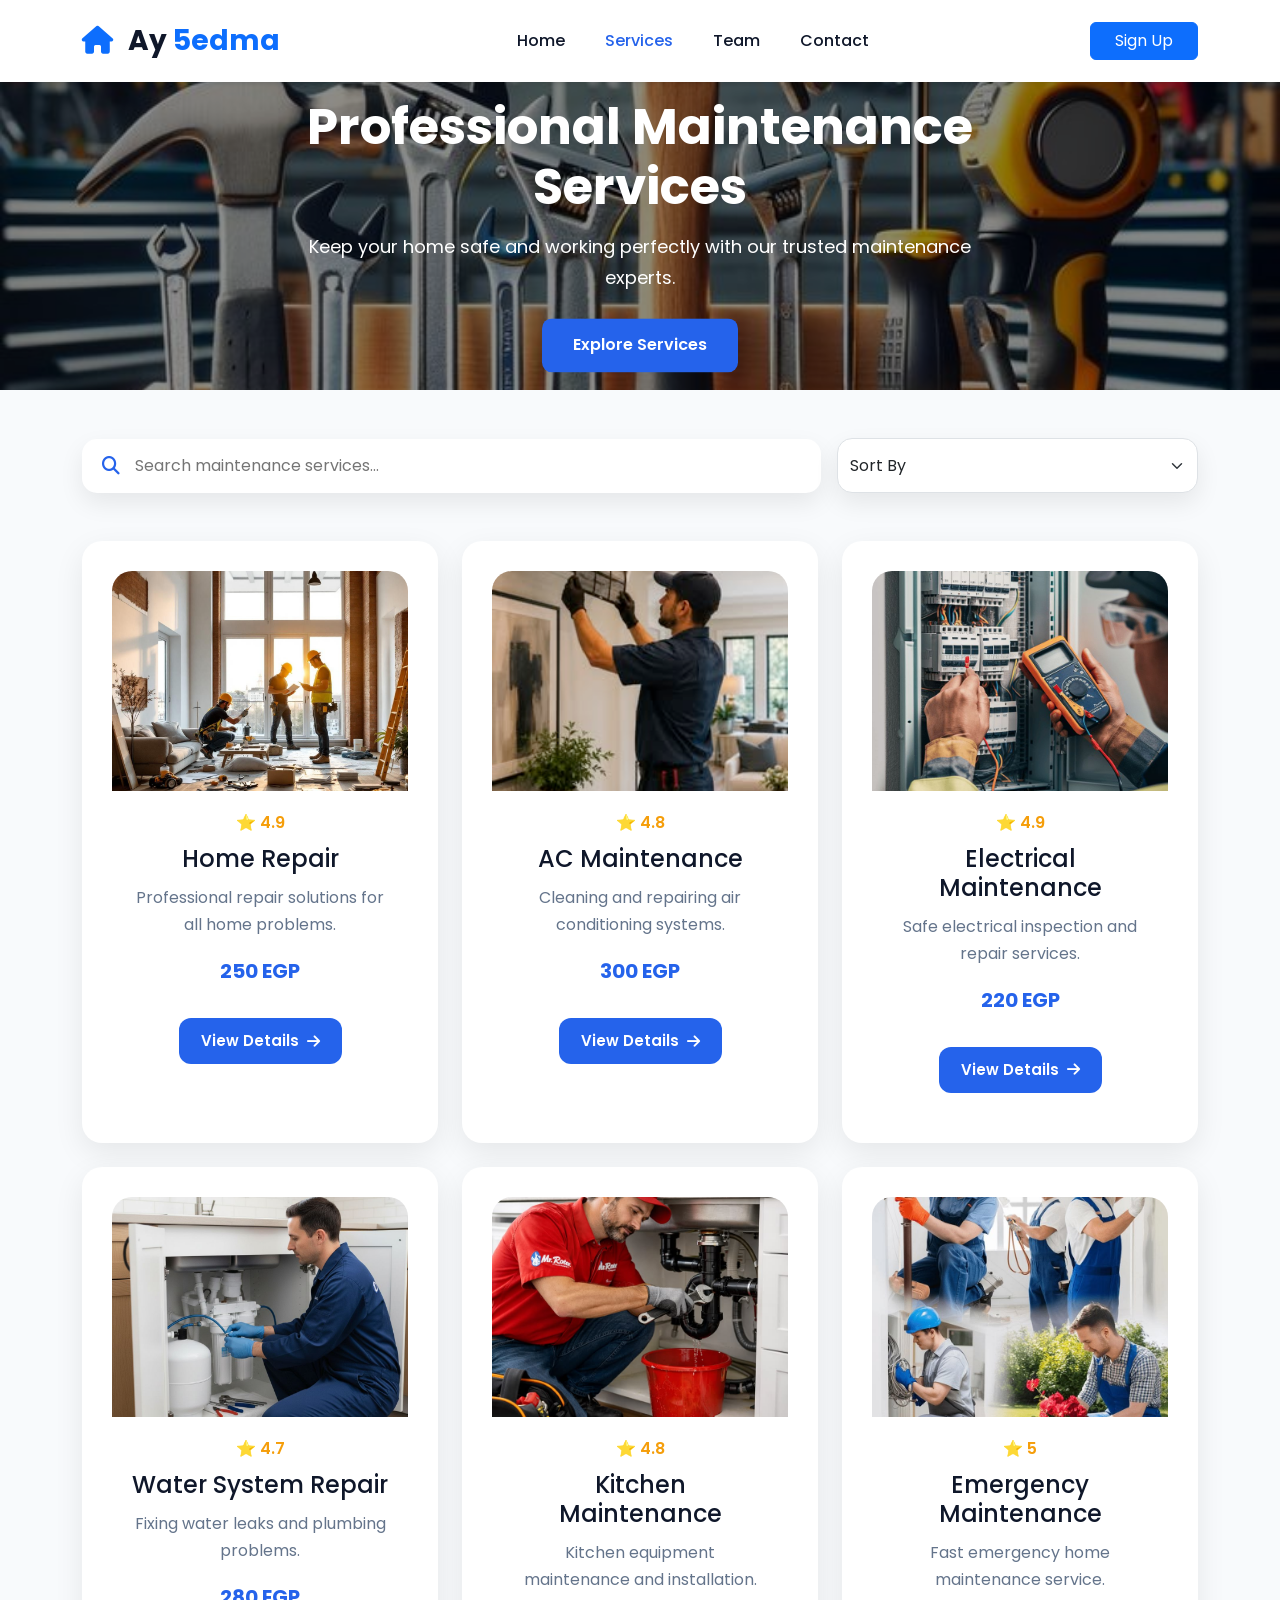
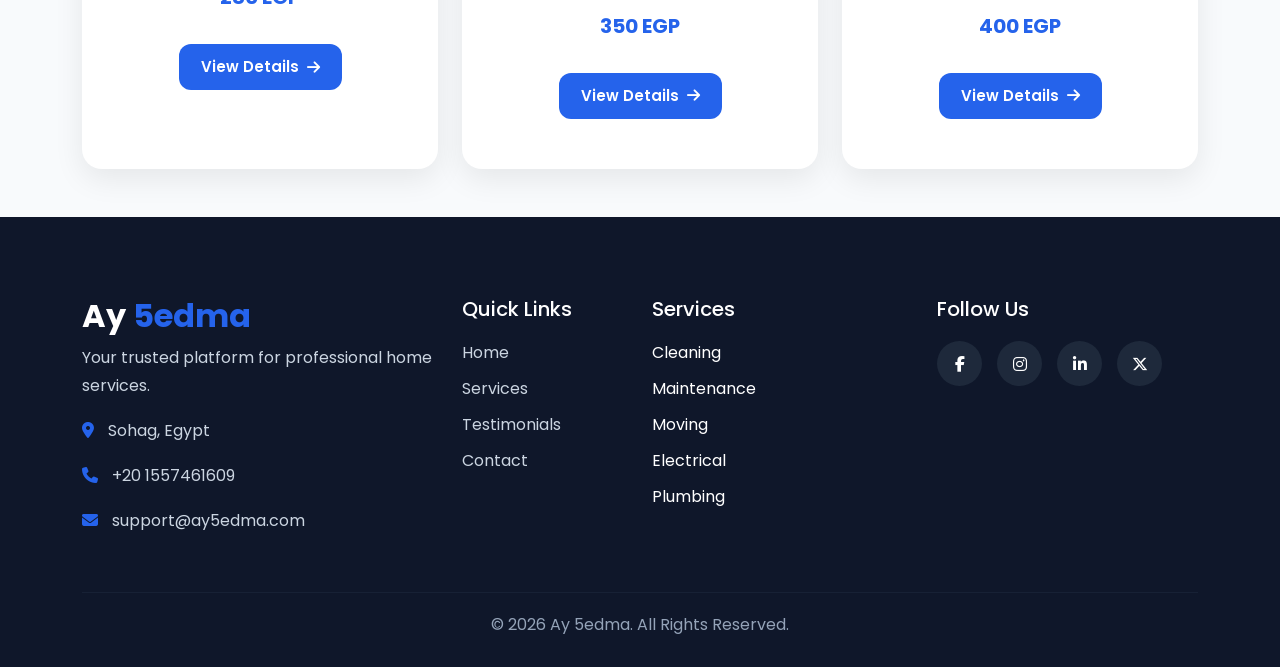
<file: maintenance.html>
<!DOCTYPE html>
<html lang="en">

<head>

<meta charset="UTF-8">
<meta name="viewport" content="width=device-width, initial-scale=1.0">

<title>Maintenance Services</title>

<!-- Bootstrap -->
<link href="https://cdn.jsdelivr.net/npm/bootstrap@5.3.7/dist/css/bootstrap.min.css" rel="stylesheet">

<!-- Font Awesome -->
<link rel="stylesheet"
href="https://cdnjs.cloudflare.com/ajax/libs/font-awesome/6.7.2/css/all.min.css">

<!-- Google Font -->
<link href="https://fonts.googleapis.com/css2?family=Poppins:wght@300;400;500;600;700&display=swap"
rel="stylesheet">


<!-- CSS -->
<link rel="stylesheet" href="style.css">

</head>


<body>


<!-- Navbar -->

<nav class="navbar navbar-expand-lg bg-white shadow-sm fixed-top">

<div class="container">


<a class="navbar-brand fw-bold fs-3" href="index.html">

<i class="fa-solid fa-house text-primary"></i>

Ay <span class="text-primary">5edma</span>

</a>



<button
class="navbar-toggler"
type="button"
data-bs-toggle="collapse"
data-bs-target="#navbar">

<span class="navbar-toggler-icon"></span>

</button>



<div class="collapse navbar-collapse" id="navbar">


<ul class="navbar-nav mx-auto">


<li class="nav-item">
<a class="nav-link" href="index.html">
Home
</a>
</li>



<li class="nav-item">
<a class="nav-link active" href="services.html">
Services
</a>
</li>



<li class="nav-item">
<a class="nav-link" href="#">
Team
</a>
</li>



<li class="nav-item">
<a class="nav-link" href="#">
Contact
</a>
</li>


</ul>



<a href="#" class="btn btn-primary px-4">

Sign Up

</a>


</div>


</div>

</nav>





<!-- Banner -->

<section class="services-banner">


<img src="img/maintenance-banner.jpg"
alt="Maintenance Banner">



<div class="banner-overlay"></div>



<div class="banner-content">


<h1>
Professional Maintenance Services
</h1>



<p>
Keep your home safe and working perfectly with our trusted maintenance experts.
</p>



<a href="#servicesContainer"
class="btn banner-btn">

Explore Services

</a>


</div>


</section>





<!-- Search & Sort -->

<section class="py-5">


<div class="container">


<div class="row g-3 align-items-center">



<div class="col-lg-8">


<div class="search-box">


<i class="fa-solid fa-magnifying-glass"></i>


<input
type="text"
id="searchInput"
placeholder="Search maintenance services...">


</div>


</div>




<div class="col-lg-4">


<select
id="sortSelect"
class="form-select sort-select">


<option value="default">
Sort By
</option>


<option value="priceLow">
Price: Low → High
</option>


<option value="priceHigh">
Price: High → Low
</option>


<option value="rating">
Rating
</option>


</select>


</div>


</div>


</div>


</section>






<!-- Services -->

<section class="pb-5">


<div class="container">


<div class="row g-4"
id="servicesContainer">


</div>


</div>


</section>





<!-- Footer يكمل في الجزء الثاني -->


<!-- Footer -->

<footer class="footer">


<div class="container">


<div class="row gy-5">


<!-- Logo -->

<div class="col-lg-4">


<h3>
Ay <span>5edma</span>
</h3>


<p>
Your trusted platform for
professional home services.
</p>



<div class="footer-contact">


<p>
<i class="fa-solid fa-location-dot"></i>
Sohag, Egypt
</p>



<p>
<i class="fa-solid fa-phone"></i>
+20 1557461609
</p>



<p>
<i class="fa-solid fa-envelope"></i>
support@ay5edma.com
</p>


</div>


</div>




<!-- Links -->

<div class="col-lg-2">


<h5>
Quick Links
</h5>


<ul>


<li>
<a href="index.html">
Home
</a>
</li>


<li>
<a href="#">
Services
</a>
</li>


<li>
<a href="#">
Testimonials
</a>
</li>


<li>
<a href="#">
Contact
</a>
</li>


</ul>


</div>





<!-- Services -->

<div class="col-lg-3">


<h5>
Services
</h5>


<ul>


<li>
Cleaning
</li>


<li>
Maintenance
</li>


<li>
Moving
</li>


<li>
Electrical
</li>


<li>
Plumbing
</li>


</ul>


</div>





<!-- Social -->

<div class="col-lg-3">


<h5>
Follow Us
</h5>



<div class="social-icons">


<a href="#">
<i class="fab fa-facebook-f"></i>
</a>


<a href="#">
<i class="fab fa-instagram"></i>
</a>


<a href="#">
<i class="fab fa-linkedin-in"></i>
</a>


<a href="#">
<i class="fab fa-x-twitter"></i>
</a>


</div>


</div>


</div>





<hr>


<div class="copyright">

© 2026 Ay 5edma. All Rights Reserved.

</div>



</div>


</footer>





<!-- Image Modal -->


<div id="imageModal"
class="image-modal">


<span class="close-modal">
&times;
</span>


<img id="modalImg"
class="modal-content">


</div>





<!-- Scripts -->


<script src="https://cdn.jsdelivr.net/npm/bootstrap@5.3.7/dist/js/bootstrap.bundle.min.js"></script>


<script src="maintenance.js"></script>



</body>

</html>
</file>
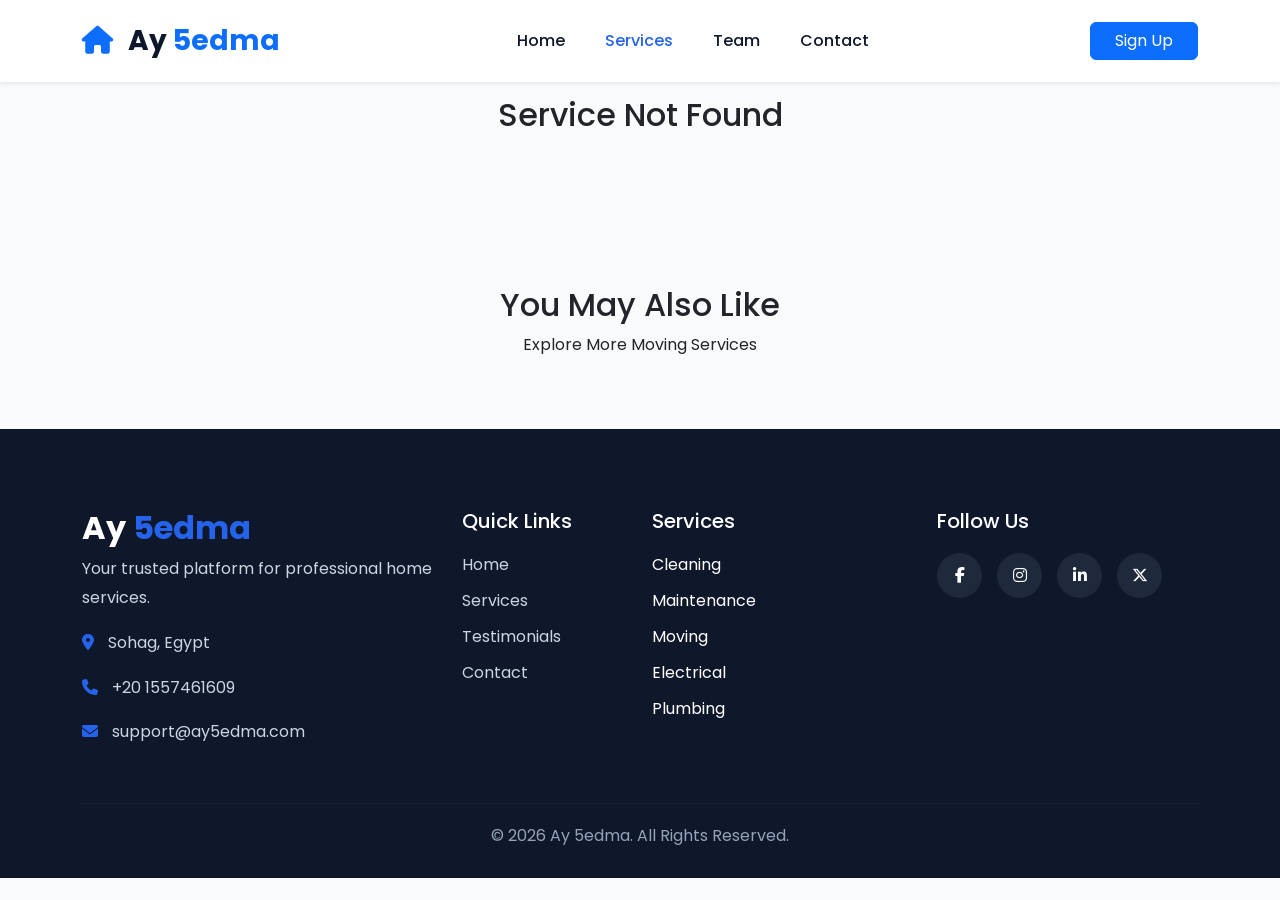
<file: moving-details.html>
<!DOCTYPE html>
<html lang="en">

<head>

<meta charset="UTF-8">
<meta name="viewport" content="width=device-width, initial-scale=1.0">

<title>Moving Details</title>

<link href="https://cdn.jsdelivr.net/npm/bootstrap@5.3.7/dist/css/bootstrap.min.css" rel="stylesheet">

<link rel="stylesheet"
href="https://cdnjs.cloudflare.com/ajax/libs/font-awesome/6.7.2/css/all.min.css">

<link rel="preconnect" href="https://fonts.googleapis.com">

<link href="https://fonts.googleapis.com/css2?family=Poppins:wght@300;400;500;600;700&display=swap"
rel="stylesheet">

<link rel="stylesheet" href="style.css">

</head>

<body>

<nav class="navbar navbar-expand-lg bg-white shadow-sm fixed-top">

<div class="container">


<a class="navbar-brand fw-bold fs-3" href="index.html">

<i class="fa-solid fa-house text-primary"></i>

Ay <span class="text-primary">5edma</span>

</a>



<button
class="navbar-toggler"
type="button"
data-bs-toggle="collapse"
data-bs-target="#navbar">

<span class="navbar-toggler-icon"></span>

</button>




<div class="collapse navbar-collapse" id="navbar">


<ul class="navbar-nav mx-auto">


<li class="nav-item">

<a class="nav-link" href="index.html">
Home
</a>

</li>



<li class="nav-item">

<a class="nav-link active" href="services.html">
Services
</a>

</li>



<li class="nav-item">

<a class="nav-link" href="#">
Team
</a>

</li>



<li class="nav-item">

<a class="nav-link" href="#">
Contact
</a>

</li>


</ul>



<a href="#" class="btn btn-primary px-4">
Sign Up
</a>



</div>


</div>

</nav>

<section class="service-details py-5">

<div class="container">

<div class="row " id="serviceDetails">

</div>

</div>

</section>


<section class="related-services py-5">

<div class="container">

<div class="text-center mb-5">

<h2>You May Also Like</h2>

<p>Explore More Moving Services</p>

</div>

<div class="row g-4" id="relatedServices">

</div>

</div>

</section>

<footer class="footer">

<div class="container">


<div class="row gy-5">


<div class="col-lg-4">


<h3>
Ay <span>5edma</span>
</h3>


<p>
Your trusted platform for professional home services.
</p>



<div class="footer-contact">


<p>
<i class="fa-solid fa-location-dot"></i>
Sohag, Egypt
</p>



<p>
<i class="fa-solid fa-phone"></i>
+20 1557461609
</p>



<p>
<i class="fa-solid fa-envelope"></i>
support@ay5edma.com
</p>


</div>


</div>





<div class="col-lg-2">


<h5>
Quick Links
</h5>


<ul>


<li>
<a href="index.html">
Home
</a>
</li>


<li>
<a href="#">
Services
</a>
</li>


<li>
<a href="#">
Testimonials
</a>
</li>


<li>
<a href="#">
Contact
</a>
</li>


</ul>


</div>





<div class="col-lg-3">


<h5>
Services
</h5>


<ul>

<li>
Cleaning
</li>

<li>
Maintenance
</li>

<li>
Moving
</li>

<li>
Electrical
</li>

<li>
Plumbing
</li>

</ul>


</div>





<div class="col-lg-3">


<h5>
Follow Us
</h5>



<div class="social-icons">


<a href="#">
<i class="fab fa-facebook-f"></i>
</a>


<a href="#">
<i class="fab fa-instagram"></i>
</a>


<a href="#">
<i class="fab fa-linkedin-in"></i>
</a>


<a href="#">
<i class="fab fa-x-twitter"></i>
</a>


</div>


</div>



</div>




<hr>



<div class="copyright">

© 2026 Ay 5edma. All Rights Reserved.

</div>


</div>

</footer>

<script src="https://cdn.jsdelivr.net/npm/bootstrap@5.3.7/dist/js/bootstrap.bundle.min.js"></script>

<script src="moving-details.js"></script>

</body>

</html>
</file>
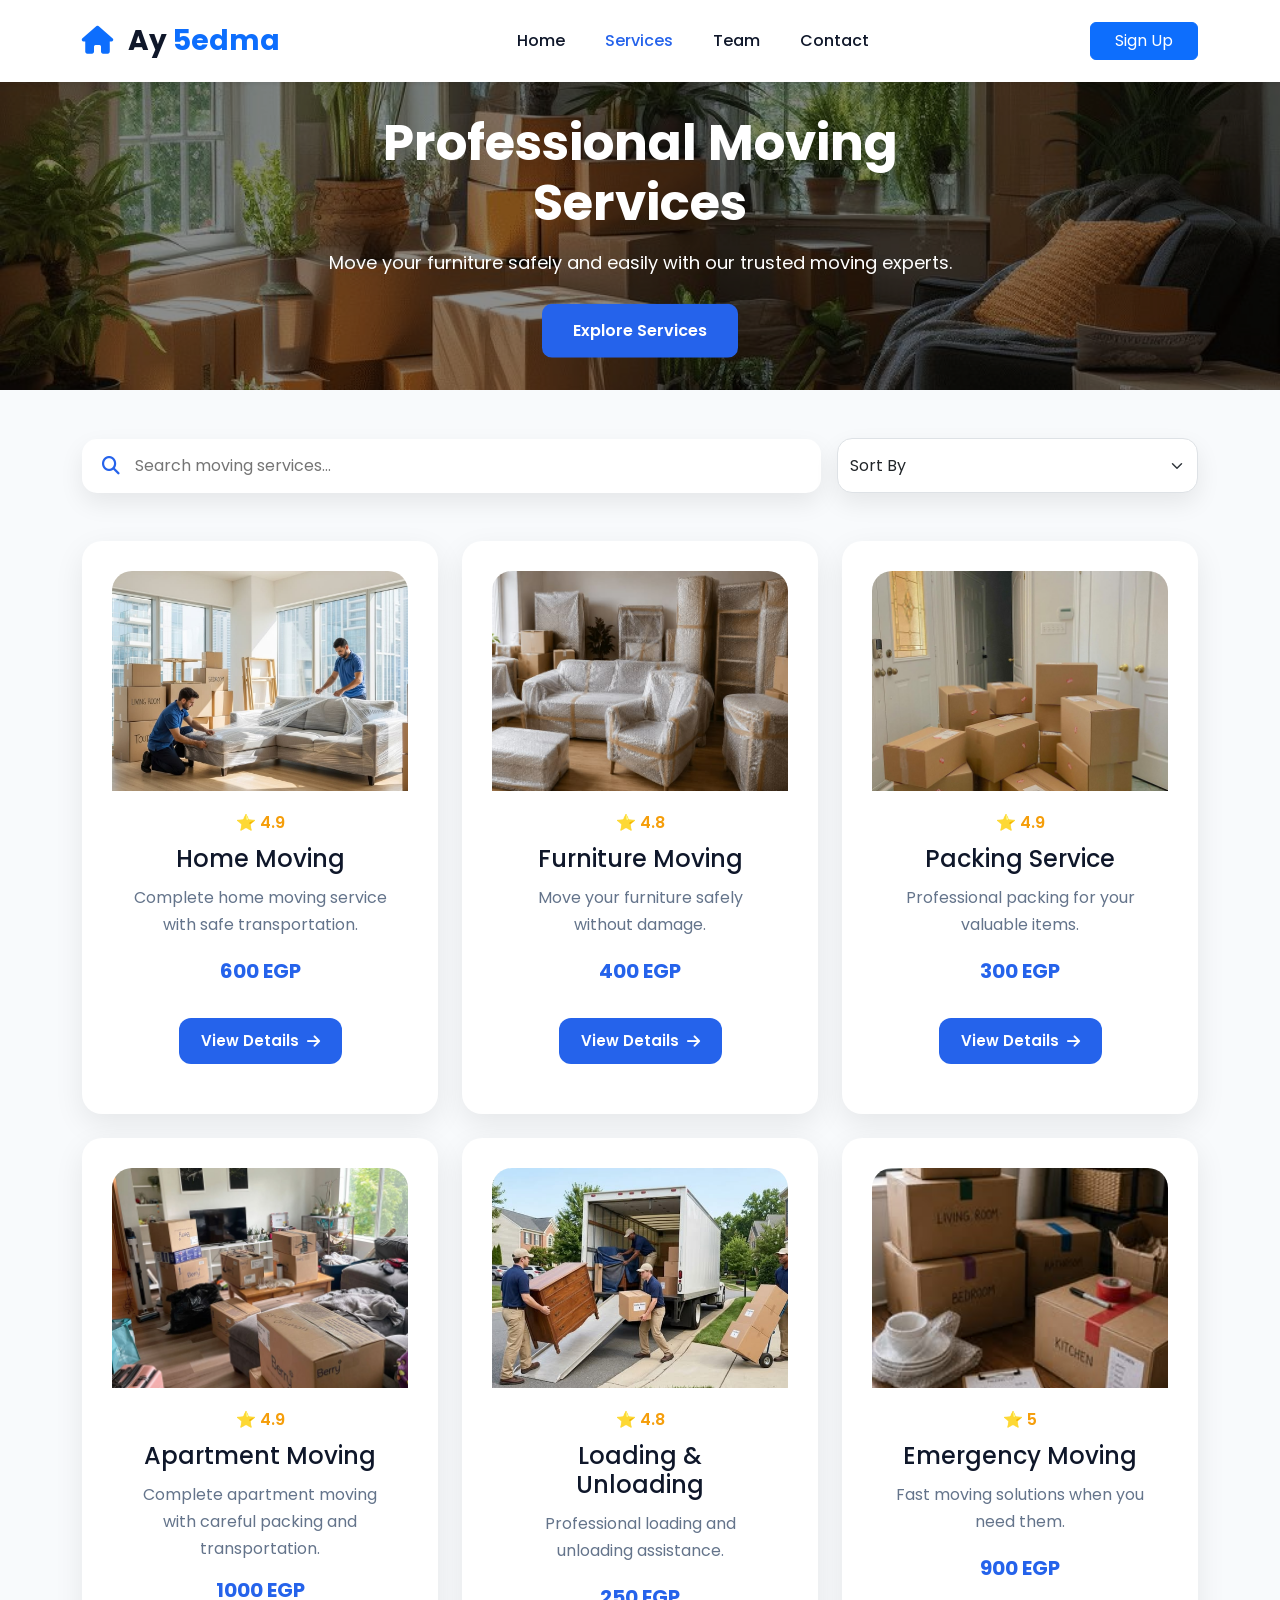
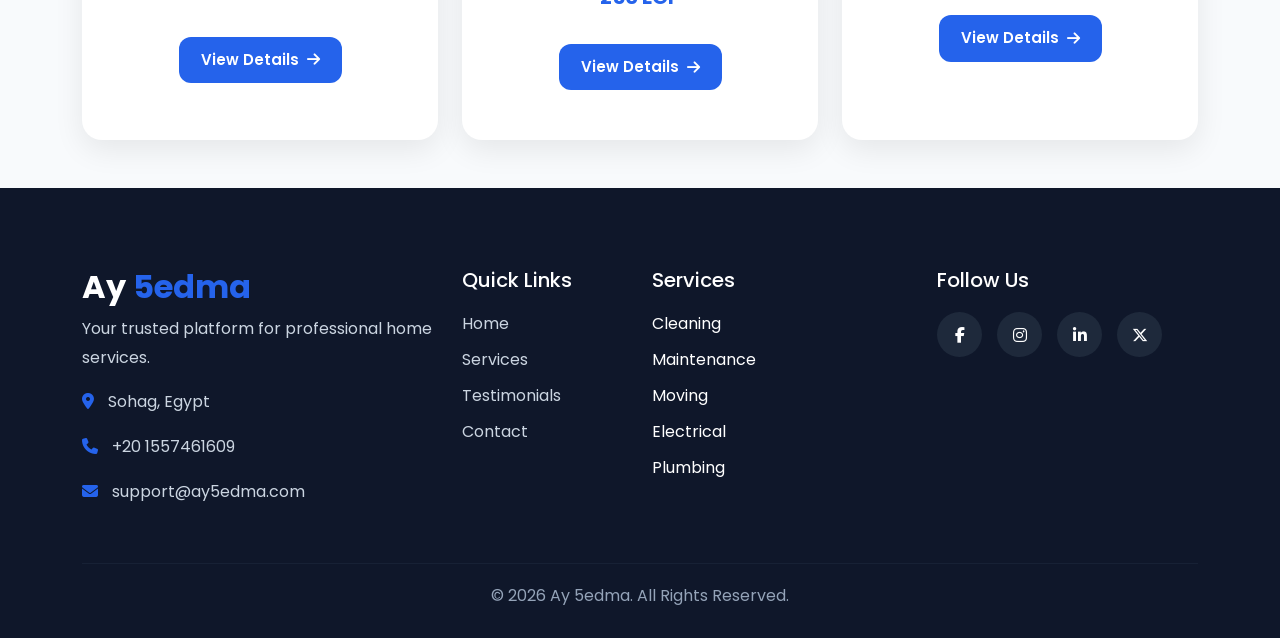
<file: moving.html>
<!DOCTYPE html>
<html lang="en">

<head>

<meta charset="UTF-8">
<meta name="viewport" content="width=device-width, initial-scale=1.0">

<title>Moving Services</title>


<!-- Bootstrap -->
<link href="https://cdn.jsdelivr.net/npm/bootstrap@5.3.7/dist/css/bootstrap.min.css" rel="stylesheet">


<!-- Font Awesome -->
<link rel="stylesheet"
href="https://cdnjs.cloudflare.com/ajax/libs/font-awesome/6.7.2/css/all.min.css">


<!-- Google Font -->
<link href="https://fonts.googleapis.com/css2?family=Poppins:wght@300;400;500;600;700&display=swap"
rel="stylesheet">


<!-- CSS -->
<link rel="stylesheet" href="style.css">


</head>


<body>



<!-- Navbar -->

<nav class="navbar navbar-expand-lg bg-white shadow-sm fixed-top">


<div class="container">


<a class="navbar-brand fw-bold fs-3" href="index.html">

<i class="fa-solid fa-house text-primary"></i>

Ay <span class="text-primary">5edma</span>

</a>




<button
class="navbar-toggler"
type="button"
data-bs-toggle="collapse"
data-bs-target="#navbar">


<span class="navbar-toggler-icon"></span>


</button>





<div class="collapse navbar-collapse" id="navbar">


<ul class="navbar-nav mx-auto">


<li class="nav-item">

<a class="nav-link" href="index.html">
Home
</a>

</li>



<li class="nav-item">

<a class="nav-link active" href="services.html">
Services
</a>

</li>



<li class="nav-item">

<a class="nav-link" href="#">
Team
</a>

</li>



<li class="nav-item">

<a class="nav-link" href="#">
Contact
</a>

</li>



</ul>





<a href="#" class="btn btn-primary px-4">

Sign Up

</a>



</div>


</div>


</nav>





<!-- Banner -->


<section class="services-banner">


<img src="img/moving-banner.jpg"
alt="Moving Banner">



<div class="banner-overlay"></div>




<div class="banner-content">


<h1>
Professional Moving Services
</h1>



<p>
Move your furniture safely and easily with our trusted moving experts.
</p>




<a href="#servicesContainer"
class="btn banner-btn">

Explore Services

</a>



</div>



</section>






<!-- Search & Sort -->


<section class="py-5">


<div class="container">


<div class="row g-3 align-items-center">


<div class="col-lg-8">



<div class="search-box">


<i class="fa-solid fa-magnifying-glass"></i>



<input

type="text"

id="searchInput"

placeholder="Search moving services..."

>



</div>


</div>





<div class="col-lg-4">


<select

id="sortSelect"

class="form-select sort-select"

>


<option value="default">

Sort By

</option>



<option value="priceLow">

Price: Low → High

</option>



<option value="priceHigh">

Price: High → Low

</option>



<option value="rating">

Rating

</option>



</select>


</div>



</div>


</div>


</section>








<!-- Services -->


<section class="pb-5">


<div class="container">


<div class="row g-4" id="servicesContainer">



</div>


</div>


</section>


<!-- Footer -->


<footer class="footer">


<div class="container">


<div class="row gy-5">



<!-- Logo -->

<div class="col-lg-4">


<h3>
Ay <span>5edma</span>
</h3>


<p>
Your trusted platform for
professional home services.
</p>



<div class="footer-contact">


<p>
<i class="fa-solid fa-location-dot"></i>
Sohag, Egypt
</p>


<p>
<i class="fa-solid fa-phone"></i>
+20 1557461609
</p>


<p>
<i class="fa-solid fa-envelope"></i>
support@ay5edma.com
</p>



</div>


</div>






<!-- Quick Links -->


<div class="col-lg-2">


<h5>
Quick Links
</h5>


<ul>


<li>
<a href="index.html">
Home
</a>
</li>


<li>
<a href="#">
Services
</a>
</li>


<li>
<a href="#">
Testimonials
</a>
</li>


<li>
<a href="#">
Contact
</a>
</li>


</ul>


</div>






<!-- Services -->


<div class="col-lg-3">


<h5>
Services
</h5>


<ul>


<li>
Cleaning
</li>


<li>
Maintenance
</li>


<li>
Moving
</li>


<li>
Electrical
</li>


<li>
Plumbing
</li>


</ul>


</div>






<!-- Social -->


<div class="col-lg-3">


<h5>
Follow Us
</h5>


<div class="social-icons">


<a href="#">
<i class="fab fa-facebook-f"></i>
</a>


<a href="#">
<i class="fab fa-instagram"></i>
</a>


<a href="#">
<i class="fab fa-linkedin-in"></i>
</a>


<a href="#">
<i class="fab fa-x-twitter"></i>
</a>


</div>


</div>



</div>





<hr>




<div class="copyright">

© 2026 Ay 5edma. All Rights Reserved.

</div>




</div>


</footer>







<!-- Image Modal -->


<div id="imageModal" class="image-modal">


<span class="close-modal">
&times;
</span>



<img id="modalImg" class="modal-content">



</div>







<!-- Scripts -->


<script src="https://cdn.jsdelivr.net/npm/bootstrap@5.3.7/dist/js/bootstrap.bundle.min.js"></script>


<script src="moving.js"></script>



</body>

</html>
</file>
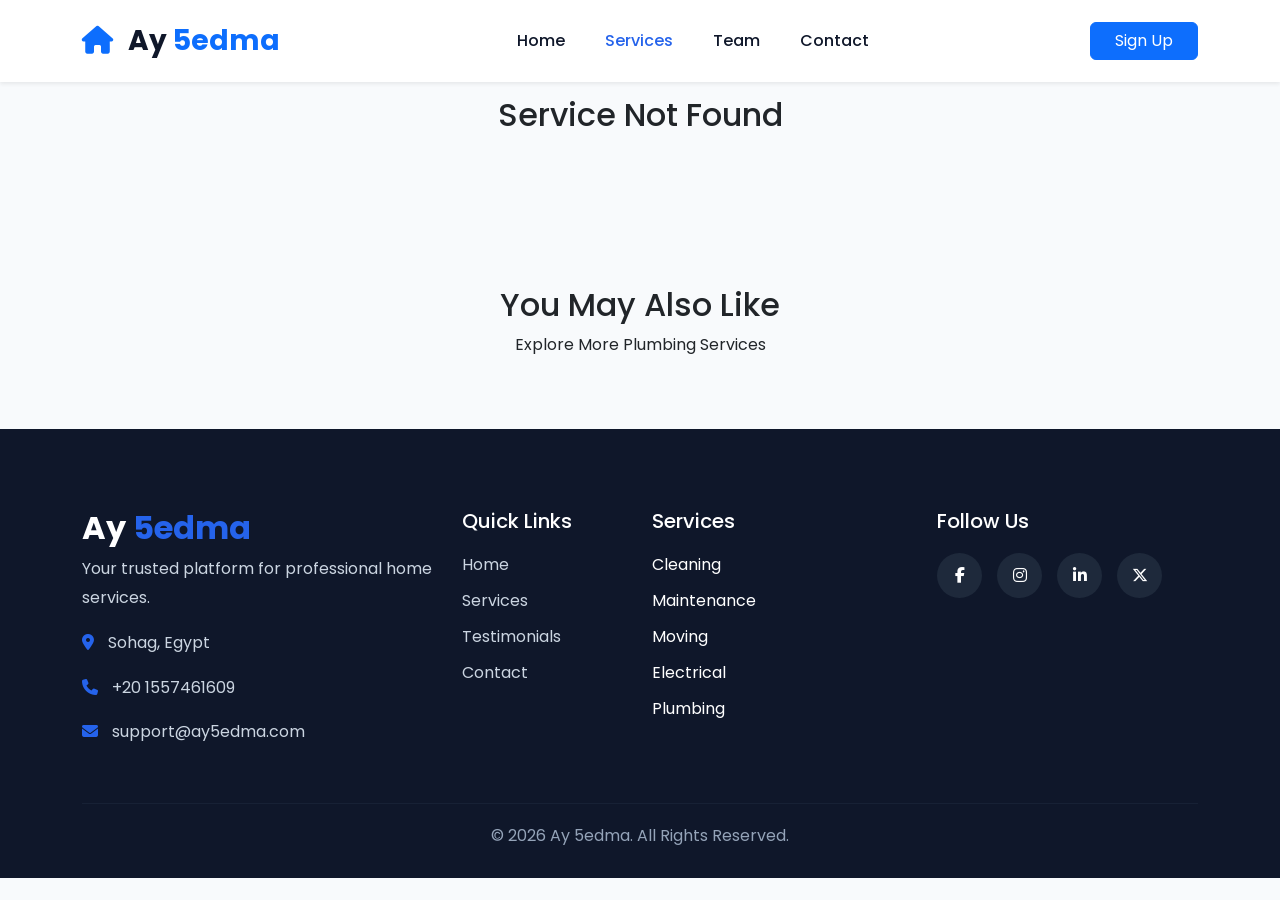
<file: plumbing-details.html>
<!DOCTYPE html>
<html lang="en">

<head>

<meta charset="UTF-8">
<meta name="viewport" content="width=device-width, initial-scale=1.0">

<title>Plumbing Details</title>

<link href="https://cdn.jsdelivr.net/npm/bootstrap@5.3.7/dist/css/bootstrap.min.css" rel="stylesheet">

<link rel="stylesheet"
href="https://cdnjs.cloudflare.com/ajax/libs/font-awesome/6.7.2/css/all.min.css">

<link href="https://fonts.googleapis.com/css2?family=Poppins:wght@300;400;500;600;700&display=swap"
rel="stylesheet">

<link rel="stylesheet" href="style.css">

</head>

<body>

<nav class="navbar navbar-expand-lg bg-white shadow-sm fixed-top">

<div class="container">


<a class="navbar-brand fw-bold fs-3" href="index.html">

<i class="fa-solid fa-house text-primary"></i>

Ay <span class="text-primary">5edma</span>

</a>



<button
class="navbar-toggler"
type="button"
data-bs-toggle="collapse"
data-bs-target="#navbar">

<span class="navbar-toggler-icon"></span>

</button>




<div class="collapse navbar-collapse" id="navbar">


<ul class="navbar-nav mx-auto">


<li class="nav-item">

<a class="nav-link" href="index.html">
Home
</a>

</li>



<li class="nav-item">

<a class="nav-link active" href="services.html">
Services
</a>

</li>



<li class="nav-item">

<a class="nav-link" href="#">
Team
</a>

</li>



<li class="nav-item">

<a class="nav-link" href="#">
Contact
</a>

</li>


</ul>



<a href="#" class="btn btn-primary px-4">
Sign Up
</a>



</div>


</div>

</nav>

<section class="service-details py-5">

<div class="container">

<div class="row g-4" id="serviceDetails">

</div>

</div>

</section>

<section class="related-services py-5">

<div class="container">

<div class="text-center mb-5">

<h2>You May Also Like</h2>

<p>Explore More Plumbing Services</p>

</div>

<div class="row g-4" id="relatedServices">

</div>

</div>

</section>

<footer class="footer">

<div class="container">


<div class="row gy-5">


<div class="col-lg-4">


<h3>
Ay <span>5edma</span>
</h3>


<p>
Your trusted platform for professional home services.
</p>



<div class="footer-contact">


<p>
<i class="fa-solid fa-location-dot"></i>
Sohag, Egypt
</p>



<p>
<i class="fa-solid fa-phone"></i>
+20 1557461609
</p>



<p>
<i class="fa-solid fa-envelope"></i>
support@ay5edma.com
</p>


</div>


</div>





<div class="col-lg-2">


<h5>
Quick Links
</h5>


<ul>


<li>
<a href="index.html">
Home
</a>
</li>


<li>
<a href="#">
Services
</a>
</li>


<li>
<a href="#">
Testimonials
</a>
</li>


<li>
<a href="#">
Contact
</a>
</li>


</ul>


</div>





<div class="col-lg-3">


<h5>
Services
</h5>


<ul>

<li>
Cleaning
</li>

<li>
Maintenance
</li>

<li>
Moving
</li>

<li>
Electrical
</li>

<li>
Plumbing
</li>

</ul>


</div>





<div class="col-lg-3">


<h5>
Follow Us
</h5>



<div class="social-icons">


<a href="#">
<i class="fab fa-facebook-f"></i>
</a>


<a href="#">
<i class="fab fa-instagram"></i>
</a>


<a href="#">
<i class="fab fa-linkedin-in"></i>
</a>


<a href="#">
<i class="fab fa-x-twitter"></i>
</a>


</div>


</div>



</div>




<hr>



<div class="copyright">

© 2026 Ay 5edma. All Rights Reserved.

</div>


</div>

</footer>

<script src="https://cdn.jsdelivr.net/npm/bootstrap@5.3.7/dist/js/bootstrap.bundle.min.js"></script>

<script src="plumbing-details.js"></script>

</body>
</html>
</file>
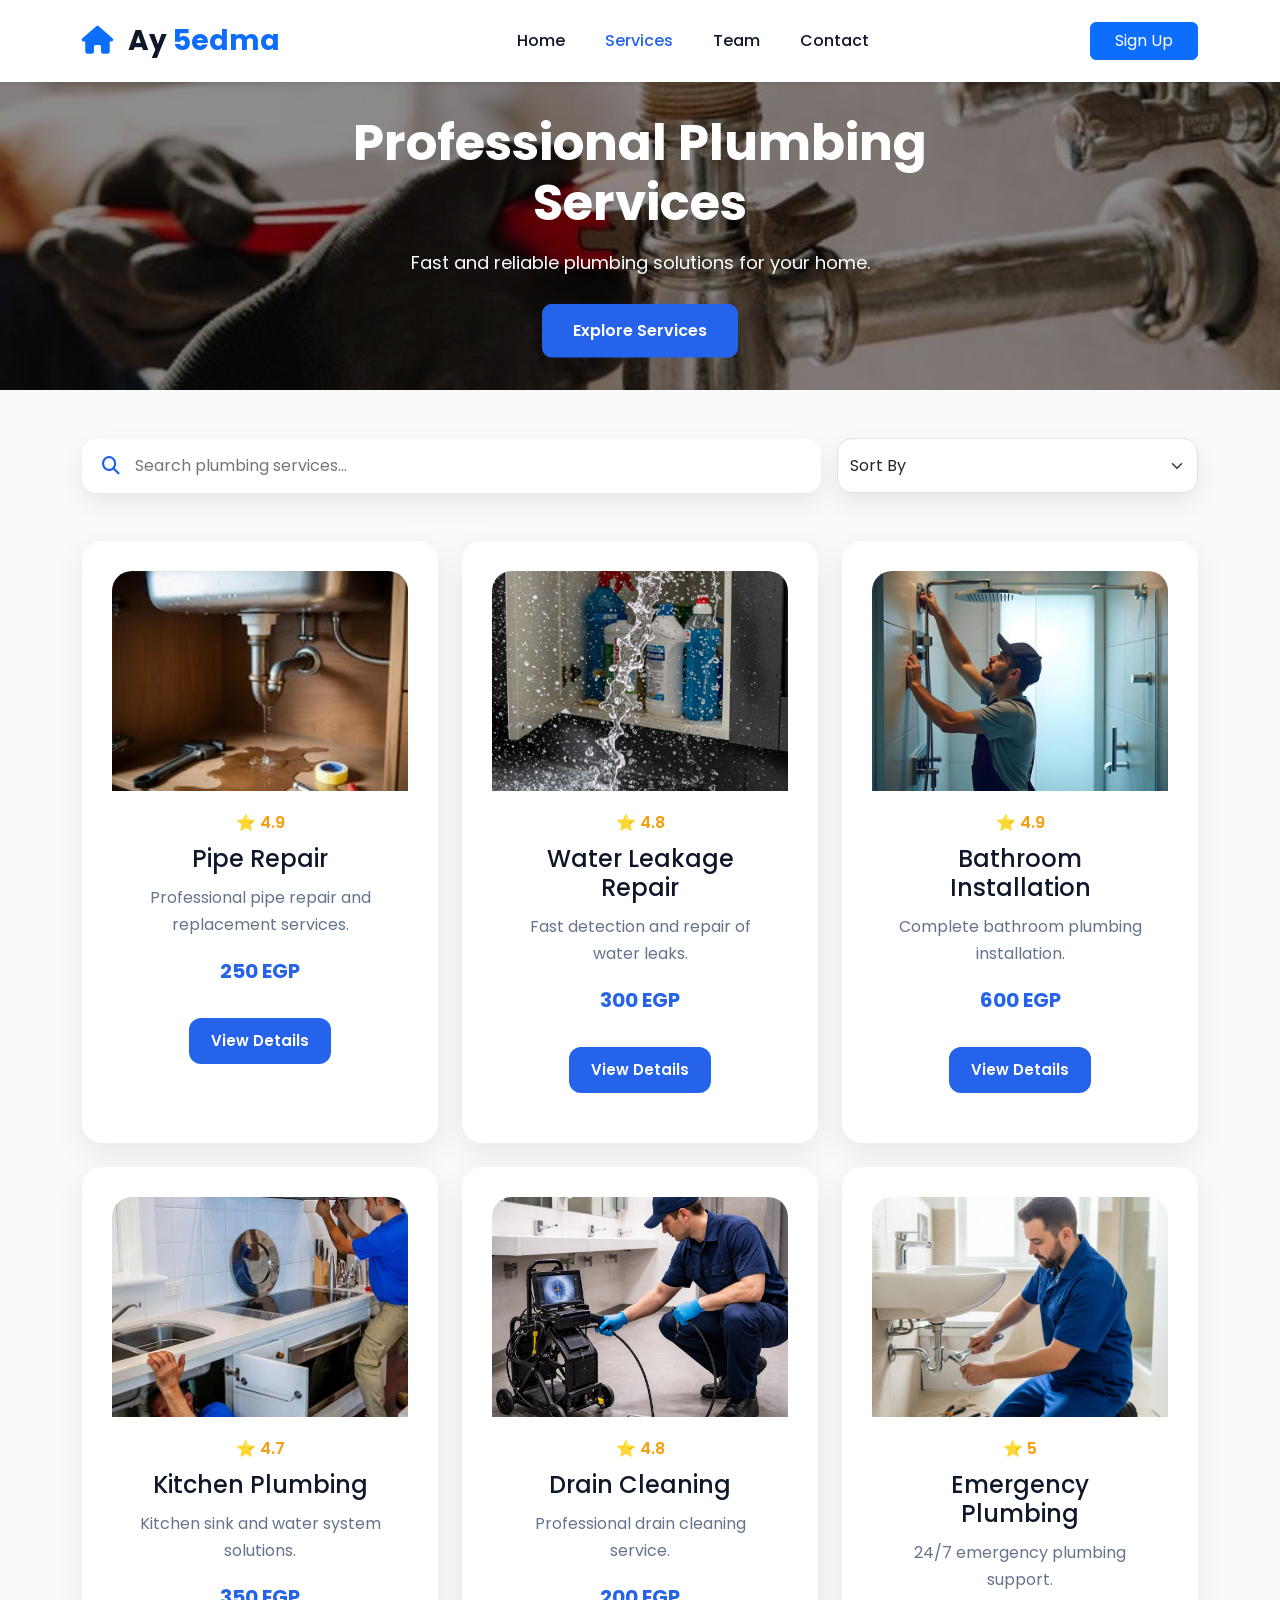
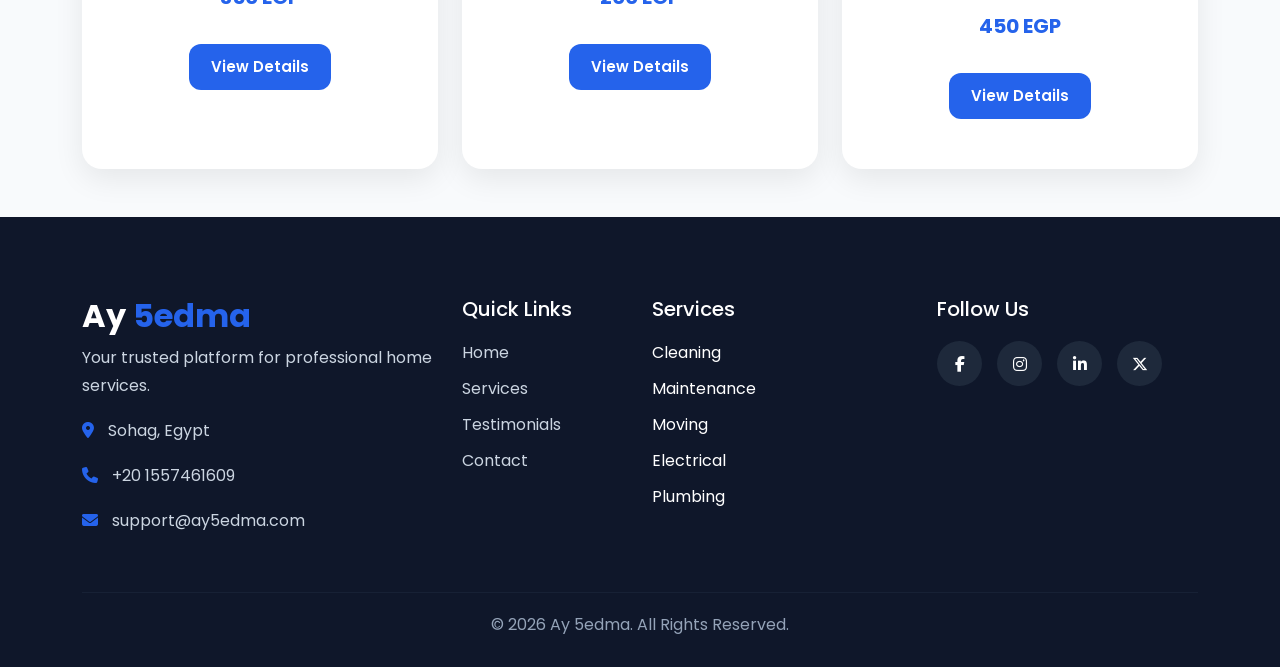
<file: plumbing.html>
<!DOCTYPE html>
<html lang="en">

<head>

<meta charset="UTF-8">
<meta name="viewport" content="width=device-width, initial-scale=1.0">

<title>Plumbing Services</title>


<!-- Bootstrap -->
<link href="https://cdn.jsdelivr.net/npm/bootstrap@5.3.7/dist/css/bootstrap.min.css" rel="stylesheet">


<!-- Font Awesome -->
<link rel="stylesheet"
href="https://cdnjs.cloudflare.com/ajax/libs/font-awesome/6.7.2/css/all.min.css">


<!-- Google Font -->
<link href="https://fonts.googleapis.com/css2?family=Poppins:wght@300;400;500;600;700&display=swap"
rel="stylesheet">


<!-- CSS -->
<link rel="stylesheet" href="style.css">


</head>


<body>



<!-- Navbar -->

<nav class="navbar navbar-expand-lg bg-white shadow-sm fixed-top">


<div class="container">


<a class="navbar-brand fw-bold fs-3" href="index.html">

<i class="fa-solid fa-house text-primary"></i>

Ay <span class="text-primary">5edma</span>

</a>




<button
class="navbar-toggler"
type="button"
data-bs-toggle="collapse"
data-bs-target="#navbar">


<span class="navbar-toggler-icon"></span>


</button>





<div class="collapse navbar-collapse" id="navbar">


<ul class="navbar-nav mx-auto">


<li class="nav-item">

<a class="nav-link" href="index.html">
Home
</a>

</li>



<li class="nav-item">

<a class="nav-link active" href="services.html">
Services
</a>

</li>



<li class="nav-item">

<a class="nav-link" href="#">
Team
</a>

</li>



<li class="nav-item">

<a class="nav-link" href="#">
Contact
</a>

</li>


</ul>





<a href="#" class="btn btn-primary px-4">

Sign Up

</a>



</div>


</div>


</nav>







<!-- Banner -->


<section class="services-banner">


<img src="img/plumbing-banner.jpg"
alt="Plumbing Banner">


<div class="banner-overlay"></div>



<div class="banner-content">


<h1>
Professional Plumbing Services
</h1>



<p>
Fast and reliable plumbing solutions for your home.
</p>




<a href="#servicesContainer"
class="btn banner-btn">

Explore Services

</a>



</div>


</section>








<!-- Search & Sort -->


<section class="py-5">


<div class="container">


<div class="row g-3 align-items-center">


<div class="col-lg-8">


<div class="search-box">


<i class="fa-solid fa-magnifying-glass"></i>



<input
type="text"
id="searchInput"
placeholder="Search plumbing services..."
>


</div>


</div>





<div class="col-lg-4">


<select
id="sortSelect"
class="form-select sort-select">


<option value="default">
Sort By
</option>



<option value="priceLow">
Price: Low → High
</option>



<option value="priceHigh">
Price: High → Low
</option>



<option value="rating">
Rating
</option>



</select>


</div>


</div>


</div>


</section>







<!-- Services -->


<section class="pb-5">


<div class="container">


<div class="row g-4"
id="servicesContainer">



</div>


</div>


</section>

<!-- Footer -->

<footer class="footer">

<div class="container">

<div class="row gy-5">


<!-- Logo -->

<div class="col-lg-4">

<h3>
Ay <span>5edma</span>
</h3>


<p>
Your trusted platform for professional home services.
</p>



<div class="footer-contact">


<p>
<i class="fa-solid fa-location-dot"></i>
Sohag, Egypt
</p>


<p>
<i class="fa-solid fa-phone"></i>
+20 1557461609
</p>


<p>
<i class="fa-solid fa-envelope"></i>
support@ay5edma.com
</p>


</div>


</div>






<!-- Quick Links -->

<div class="col-lg-2">


<h5>
Quick Links
</h5>


<ul>


<li>
<a href="index.html">
Home
</a>
</li>


<li>
<a href="#">
Services
</a>
</li>


<li>
<a href="#">
Testimonials
</a>
</li>


<li>
<a href="#">
Contact
</a>
</li>


</ul>


</div>






<!-- Services -->

<div class="col-lg-3">


<h5>
Services
</h5>


<ul>

<li>
Cleaning
</li>

<li>
Maintenance
</li>

<li>
Moving
</li>

<li>
Electrical
</li>

<li>
Plumbing
</li>

</ul>


</div>






<!-- Social -->

<div class="col-lg-3">


<h5>
Follow Us
</h5>



<div class="social-icons">


<a href="#">
<i class="fab fa-facebook-f"></i>
</a>



<a href="#">
<i class="fab fa-instagram"></i>
</a>



<a href="#">
<i class="fab fa-linkedin-in"></i>
</a>



<a href="#">
<i class="fab fa-x-twitter"></i>
</a>



</div>


</div>



</div>




<hr>



<div class="copyright">

© 2026 Ay 5edma. All Rights Reserved.

</div>



</div>


</footer>








<!-- Image Modal -->


<div id="imageModal" class="image-modal">


<span class="close-modal">

&times;

</span>



<img id="modalImg" class="modal-content">


</div>







<!-- Scripts -->

<script src="https://cdn.jsdelivr.net/npm/bootstrap@5.3.7/dist/js/bootstrap.bundle.min.js"></script>


<script src="plumbing.js"></script>



</body>

</html>
</file>
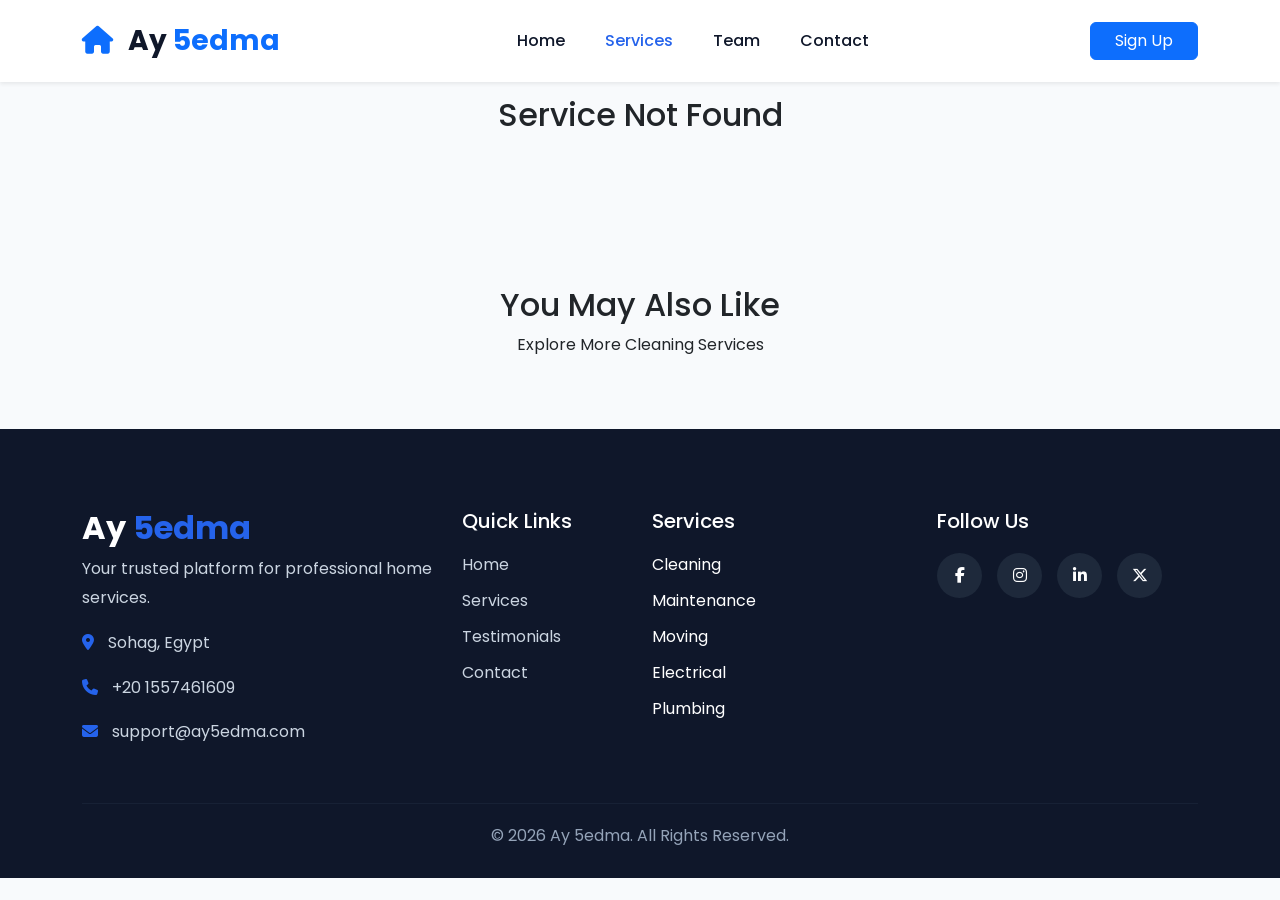
<file: service-details.html>
<!DOCTYPE html>
<html lang="en">

<head>

    <meta charset="UTF-8">
    <meta name="viewport" content="width=device-width, initial-scale=1.0">

    <title>Service Details</title>

    <!-- Bootstrap -->
    <link href="https://cdn.jsdelivr.net/npm/bootstrap@5.3.7/dist/css/bootstrap.min.css" rel="stylesheet">

    <!-- Font Awesome -->
    <link rel="stylesheet"
        href="https://cdnjs.cloudflare.com/ajax/libs/font-awesome/6.7.2/css/all.min.css">

    <!-- Google Font -->
    <link
        href="https://fonts.googleapis.com/css2?family=Poppins:wght@300;400;500;600;700&display=swap"
        rel="stylesheet">

    <link rel="stylesheet" href="style.css">

</head>

<body>

    <nav class="navbar navbar-expand-lg bg-white shadow-sm fixed-top">

<div class="container">


<a class="navbar-brand fw-bold fs-3" href="index.html">

<i class="fa-solid fa-house text-primary"></i>

Ay <span class="text-primary">5edma</span>

</a>



<button
class="navbar-toggler"
type="button"
data-bs-toggle="collapse"
data-bs-target="#navbar">

<span class="navbar-toggler-icon"></span>

</button>




<div class="collapse navbar-collapse" id="navbar">


<ul class="navbar-nav mx-auto">


<li class="nav-item">

<a class="nav-link" href="index.html">
Home
</a>

</li>



<li class="nav-item">

<a class="nav-link active" href="services.html">
Services
</a>

</li>



<li class="nav-item">

<a class="nav-link" href="#">
Team
</a>

</li>



<li class="nav-item">

<a class="nav-link" href="#">
Contact
</a>

</li>


</ul>



<a href="#" class="btn btn-primary px-4">
Sign Up
</a>



</div>


</div>

</nav>

      

    <!-- Details Section -->

    <section class="service-details py-5">

        <div class="container">

           <!-- <div class="row align-items-center g-5" id="serviceDetails"> -->
            <div class="row" id="serviceDetails"></div>

        </div>

    </section>

<section class="related-services py-5">

    <div class="container">

        <div class="text-center mb-5">

            <h2>You May Also Like</h2>

            <p>Explore More Cleaning Services</p>

        </div>

        <div class="row g-4" id="relatedServices">

        </div>

    </div>

</section>

    <footer class="footer">

<div class="container">


<div class="row gy-5">


<div class="col-lg-4">


<h3>
Ay <span>5edma</span>
</h3>


<p>
Your trusted platform for professional home services.
</p>



<div class="footer-contact">


<p>
<i class="fa-solid fa-location-dot"></i>
Sohag, Egypt
</p>



<p>
<i class="fa-solid fa-phone"></i>
+20 1557461609
</p>



<p>
<i class="fa-solid fa-envelope"></i>
support@ay5edma.com
</p>


</div>


</div>





<div class="col-lg-2">


<h5>
Quick Links
</h5>


<ul>


<li>
<a href="index.html">
Home
</a>
</li>


<li>
<a href="#">
Services
</a>
</li>


<li>
<a href="#">
Testimonials
</a>
</li>


<li>
<a href="#">
Contact
</a>
</li>


</ul>


</div>





<div class="col-lg-3">


<h5>
Services
</h5>


<ul>

<li>
Cleaning
</li>

<li>
Maintenance
</li>

<li>
Moving
</li>

<li>
Electrical
</li>

<li>
Plumbing
</li>

</ul>


</div>





<div class="col-lg-3">


<h5>
Follow Us
</h5>



<div class="social-icons">


<a href="#">
<i class="fab fa-facebook-f"></i>
</a>


<a href="#">
<i class="fab fa-instagram"></i>
</a>


<a href="#">
<i class="fab fa-linkedin-in"></i>
</a>


<a href="#">
<i class="fab fa-x-twitter"></i>
</a>


</div>


</div>



</div>




<hr>



<div class="copyright">

© 2026 Ay 5edma. All Rights Reserved.

</div>


</div>

</footer>



    <script src="https://cdn.jsdelivr.net/npm/bootstrap@5.3.7/dist/js/bootstrap.bundle.min.js"></script>

    <script src="details.js"></script>

</body>

</html>
</file>
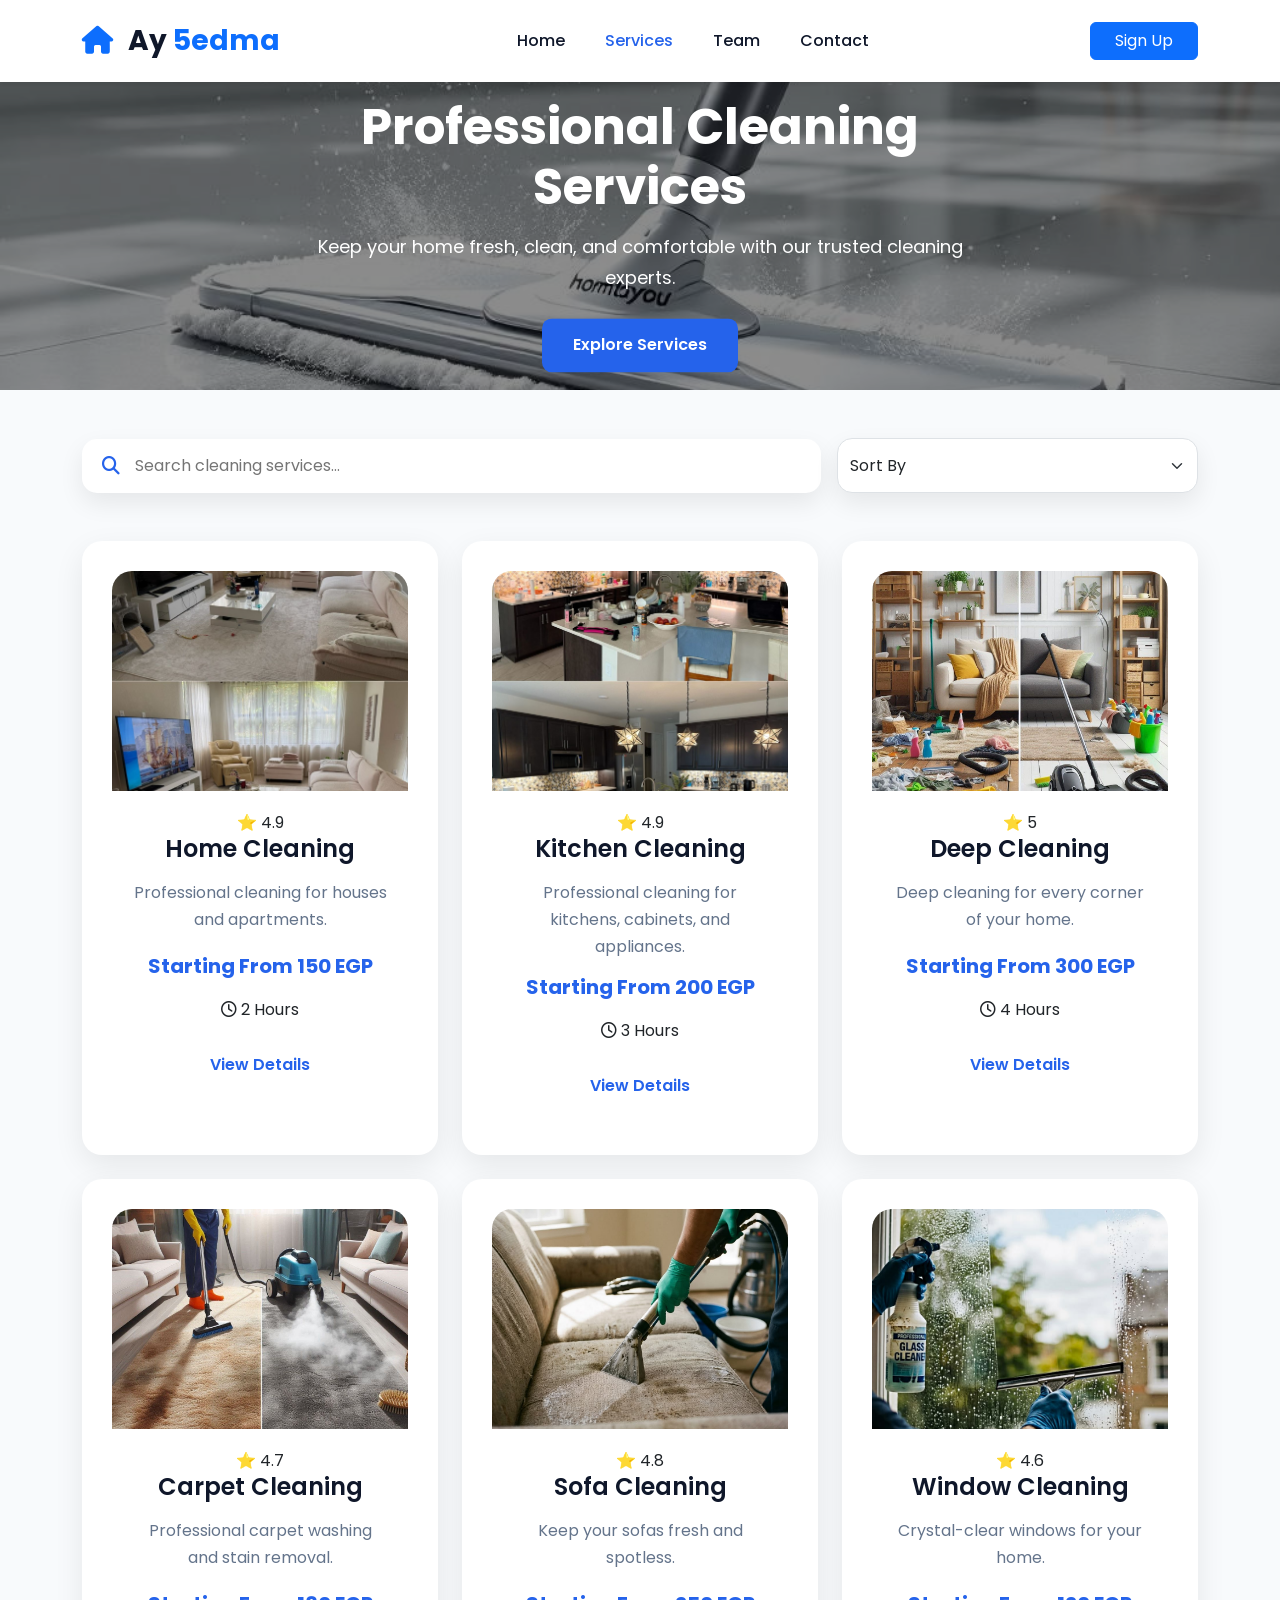
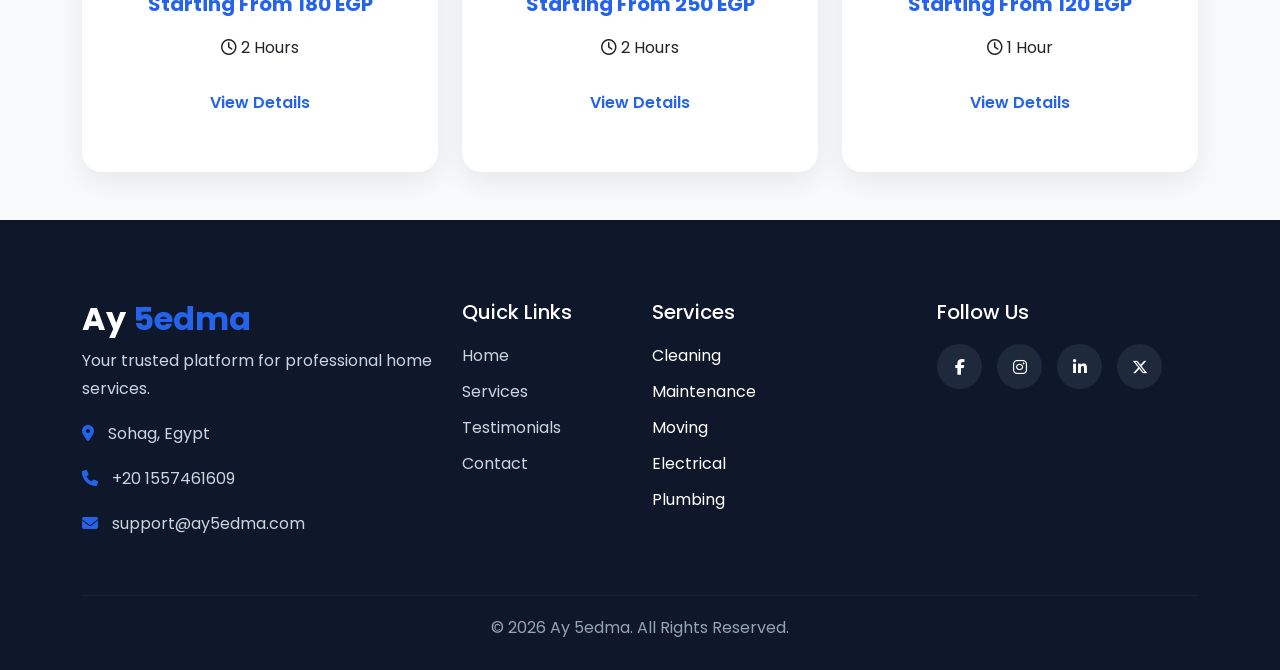
<file: services.html>
<!DOCTYPE html>
<html lang="en">

<head>

    <meta charset="UTF-8">
    <meta name="viewport" content="width=device-width, initial-scale=1.0">

    <title>Cleaning Services</title>

    <!-- Bootstrap -->
    <link href="https://cdn.jsdelivr.net/npm/bootstrap@5.3.7/dist/css/bootstrap.min.css" rel="stylesheet">

    <!-- Font Awesome -->
    <link rel="stylesheet"
        href="https://cdnjs.cloudflare.com/ajax/libs/font-awesome/6.7.2/css/all.min.css">

    <!-- Google Font -->
    <link href="https://fonts.googleapis.com/css2?family=Poppins:wght@300;400;500;600;700&display=swap"
        rel="stylesheet">

    <!-- CSS -->
    <link rel="stylesheet" href="style.css">

</head>

<body>
    <!-- Navbar -->
<nav class="navbar navbar-expand-lg bg-white shadow-sm fixed-top">

    <div class="container">

        <a class="navbar-brand fw-bold fs-3" href="index.html">
            <i class="fa-solid fa-house text-primary"></i>
            Ay <span class="text-primary">5edma</span>
        </a>

        <button
            class="navbar-toggler"
            type="button"
            data-bs-toggle="collapse"
            data-bs-target="#navbar">

            <span class="navbar-toggler-icon"></span>

        </button>

        <div class="collapse navbar-collapse" id="navbar">

            <ul class="navbar-nav mx-auto">

                <li class="nav-item">
                    <a class="nav-link" href="index.html">Home</a>
                </li>

                <li class="nav-item">
                    <a class="nav-link active" href="#">Services</a>
                </li>

                <li class="nav-item">
                    <a class="nav-link" href="#">Team</a>
                </li>

                <li class="nav-item">
                    <a class="nav-link" href="#">Contact</a>
                </li>

            </ul>

            <a href="#" class="btn btn-primary px-4">
                Sign Up
            </a>

        </div>

    </div>

</nav>

<!-- 
<section class="page-header">

    <div class="container text-center">

        <h1>Cleaning Services</h1>

        <p>
            Choose the perfect cleaning service for your home.
        </p>

        <div class="breadcrumb justify-content-center">

            <a href="index.html">
                Home
            </a>

            <span>/</span>

            <span>Cleaning</span>

        </div>

    </div>

</section>
 -->








<!-- Banner -->

<section class="services-banner">

    <img src="img/banneer.jpg" alt="Cleaning Banner">

    <div class="banner-overlay"></div>

    <div class="banner-content">

        <h1>Professional Cleaning Services</h1>

        <p>
            Keep your home fresh, clean, and comfortable with our trusted cleaning experts.
        </p>

        <a href="#servicesContainer" class="btn banner-btn">
            Explore Services
        </a>

    </div>

</section>
<!-- Search & Sort -->
<section class="py-5">

    <div class="container">

        <div class="row g-3 align-items-center">

            <!-- Search -->
            <div class="col-lg-8">

                <div class="search-box">

                    <i class="fa-solid fa-magnifying-glass"></i>

                    <input
                        type="text"
                        id="searchInput"
                        placeholder="Search cleaning services..."
                    >

                </div>

            </div>

            <!-- Sort -->
            <div class="col-lg-4">

                <select
                    id="sortSelect"
                    class="form-select sort-select">

                    <option value="default">
                        Sort By
                    </option>

                    <option value="priceLow">
                        Price: Low → High
                    </option>

                    <option value="priceHigh">
                        Price: High → Low
                    </option>

                    <option value="rating">
                        Rating
                    </option>

                </select>

            </div>

        </div>

    </div>

</section>

<!-- Services -->

<section class="pb-5">

    <div class="container">

        <div
            class="row g-4"
            id="servicesContainer">

        </div>

    </div>

</section>

<!-- Footer -->
  
    <footer class="footer">

    <div class="container">

        <div class="row gy-5">

            <!-- Logo -->
            <div class="col-lg-4">

                <h3>
                    Ay <span>5edma</span>
                </h3>

                <p>

                    Your trusted platform for
                    professional home services.

                </p>

                <div class="footer-contact">

                    <p>
                        <i class="fa-solid fa-location-dot"></i>
                        Sohag, Egypt
                    </p>

                    <p>
                        <i class="fa-solid fa-phone"></i>
                        +20 1557461609
                    </p>

                    <p>
                        <i class="fa-solid fa-envelope"></i>
                        support@ay5edma.com
                    </p>

                </div>

            </div>

            <!-- Links -->

            <div class="col-lg-2">

                <h5>Quick Links</h5>

                <ul>

                    <li><a href="#">Home</a></li>

                    <li><a href="#">Services</a></li>

                    <li><a href="#">Testimonials</a></li>

                    <li><a href="#">Contact</a></li>

                </ul>

            </div>

            <!-- Services -->

            <div class="col-lg-3">

                <h5>Services</h5>

                <ul>

                    <li>Cleaning</li>

                    <li>Maintenance</li>

                    <li>Moving</li>

                    <li>Electrical</li>

                    <li>Plumbing</li>

                </ul>

            </div>

            <!-- Social -->

            <div class="col-lg-3">

                <h5>Follow Us</h5>

                <div class="social-icons">

                    <a href="#">
                        <i class="fab fa-facebook-f"></i>
                    </a>

                    <a href="#">
                        <i class="fab fa-instagram"></i>
                    </a>

                    <a href="#">
                        <i class="fab fa-linkedin-in"></i>
                    </a>

                    <a href="#">
                        <i class="fab fa-x-twitter"></i>
                    </a>

                </div>

            </div>

        </div>

        <hr>

        <div class="copyright">

            © 2026 Ay 5edma. All Rights Reserved.

        </div>

    </div>

</footer>


  <div id="imageModal" class="image-modal">
    <span class="close-modal">&times;</span>
    <img id="modalImg" class="modal-content">
</div>



<script src="https://cdn.jsdelivr.net/npm/bootstrap@5.3.7/dist/js/bootstrap.bundle.min.js"></script>
<script src="service.js"></script>
<script src="details.js"></script>


</body>
</html>
</file>
<file: style.css>
/* Google Font */
@import url('https://fonts.googleapis.com/css2?family=Poppins:wght@300;400;500;600;700;800&display=swap');

:root{
    --primary:#2563EB;
    --primary-hover:#1D4ED8;
    --dark:#0F172A;
    --gray:#64748B;
    --white:#FFFFFF;
    --bg:#F8FAFC;
}

*{
    margin:0;
    padding:0;
    box-sizing:border-box;
}

body{
    font-family:'Poppins',sans-serif;
    background:var(--bg);
}

/* ================= Navbar ================= */

.custom-navbar{
    background:#EEF4FF ; 
    padding:5px 0;
    box-shadow:0 5px 20px rgba(0,0,0,.06);
}

.navbar-brand{
    font-size:30px;
    font-weight:700;
    color:var(--dark) !important;
    text-decoration:none;
}

.navbar-brand i{
    color:var(--primary);
    margin-right:8px;
    font-size:28px;
}

.logo-text{
    color:var(--primary);
}

.nav-link{
    color:var(--dark) !important;
    font-weight:500;
    margin:0 12px;
    transition:.3s;
}

.nav-link:hover,
.nav-link.active{
    color:var(--primary) !important;
}

.sign-btn{
    background:var(--primary);
    color:#fff;
    padding:10px 25px;
    border-radius:10px;
    font-weight:500;
    transition:.3s;
}

.sign-btn:hover{
    background:var(--primary-hover);
    color:#fff;
}

.navbar-toggler{
    border:none;
    box-shadow:none !important;
}

/* ======================= HERO ====================== */
.hero{

    position: relative;

    width: 100%;

    /* height: 100vh; */

    overflow: hidden;

}

.hero-img{

    width: 100%;

    height: 100%;

    object-fit: cover;

}

.hero-overlay{

    position: absolute;

    top: 0;

    left: 0;

    width: 100%;

    height: 100%;

    background: rgba(0,0,0,.45);

}

.hero-content{

    position: absolute;

    top: 50%;

    left: 50%;

    transform: translate(-50%,-50%);

    text-align: center;

    color: white;

    width: 90%;

    max-width: 800px;

    z-index: 2;

}

.hero-content h1{

    font-size: 60px;

    font-weight: 700;

    margin: 20px 0;

}

.hero-buttons{

    display: flex;

    justify-content: center;

    gap: 20px;

    flex-wrap: wrap;

}

@media(max-width:768px){

.hero-content h1{

font-size:38px;

}

.hero-content p{

font-size:16px;

}

}

.hero-btn{
    background: #2563EB;
    color: #fff;
    padding: 14px 28px;
    border-radius: 10px;
    font-size: 16px;
    font-weight: 600;
    text-decoration: none;
    transition: .3s;
}

.hero-btn:hover{
    background: #1D4ED8;
    color: #fff;
    transform: translateY(-3px);
}

.hero-outline{
    background: transparent;
    color: #fff;
    border: 2px solid #fff;
    padding: 14px 28px;
    border-radius: 10px;
    font-size: 16px;
    font-weight: 600;
    text-decoration: none;
    transition: .3s;
}

.hero-outline:hover{
    background: #fff;
    color: #2563EB;
}
.hero-buttons{
    display: flex;
    justify-content: center;
    gap: 20px;
    margin-top: 35px;
    flex-wrap: wrap;
}
@media (max-width:768px){

.hero-buttons{
    flex-direction: column;
    align-items: center;
}

.hero-btn,
.hero-outline{
    width: 220px;
    text-align: center;
}

}

/* ================= Services ================= */

/* .serviceSwiper{
    padding: 20px 50px;
} */

.swiper-slide{
    display: flex;
    height: auto;
}

.swiper-button-next,
.swiper-button-prev{

    color: #2563EB;

    background: white;

    width: 100%;

    height: 100%;

    border-radius: 50%;

    box-shadow: 0 5px 15px rgba(0,0,0,.1);

}

.swiper-button-next::after,
.swiper-button-prev::after{

    font-size: 18px;

} 

.service-card{
    background:#fff;
    border-radius:20px;
    padding:30px;
    text-align:center;
    box-shadow:0 10px 30px rgba(0,0,0,.08);
    transition:.4s;
    height:100%;
  
}

.service-card:hover{
    transform:translateY(-10px);
}

.service-icon{
    width:75px;
    height:75px;
    background:#DBEAFE;
    color:#2563EB;
    border-radius:50%;
    display:flex;
    justify-content:center;
    align-items:center;
    margin:0 auto 20px;
    font-size:28px;
}

.service-card h4{
    margin-bottom:15px;
    font-weight:600;
    color:#0F172A;
}

.service-card p{
    color:#64748B;
    margin-bottom:20px;
    line-height:1.7;
}

.service-card a{
    color:#2563EB;
    text-decoration:none;
    font-weight:600;
}
.services-header{
    display:flex;
    justify-content:space-between;
    align-items:center;
    margin-bottom:40px;
}

.swiper-buttons{
    display:flex;
    gap:15px;
}

.custom-prev,
.custom-next{
    width:50px;
    height:50px;
    background:#2563EB;
    color:#fff;
    border-radius:50%;
    display:flex;
    justify-content:center;
    align-items:center;
    cursor:pointer;
    transition:.3s;
    box-shadow:0 5px 15px rgba(0,0,0,.15);
}

.custom-prev:hover,
.custom-next:hover{
    background:#1D4ED8;
    transform:scale(1.08);
}

.serviceSwiper{
    overflow:hidden;
}
/* why us  */

/*================ WHY US ================*/

.why-us{

    padding:100px 0;

    background:#fff;

}

.why-images{

    position:relative;

    width:100%;

    height:600px;

}

.main-img{

    width:75%;

    border-radius:25px;

    box-shadow:0 20px 50px rgba(0,0,0,.15);

}

.small-img{

    width:45%;

    position:absolute;

    bottom:0;

    right:20px;

    border-radius:20px;

    border:8px solid #fff;

    box-shadow:0 15px 40px rgba(0,0,0,.15);

}

/* Cards */

.rating-card,
.clients-card,
.verified-card{

    position:absolute;

    background:#fff;

    padding:15px 20px;

    border-radius:15px;

    box-shadow:0 15px 40px rgba(0,0,0,.1);

}

.rating-card{

    top:20px;

    right:30px;

}

.clients-card{

    bottom:20px;

    left:20px;

}

.rating-card h3,
.clients-card h3{
    font-size:28px;
    font-weight:700;
    color:#2563EB;
    margin-bottom:5px;
}

.rating-card p,
.clients-card p{
    color:#64748B;
    margin:0;
    font-size:14px;
}

.verified-card{

    top:250px;

    left:-20px;

    color:#2563EB;

}

.rating-card span,
.clients-card span{

    display:block;

    font-size:14px;

    color:#64748B;

}

/* Text */

.section-tag{

    background:#DBEAFE;

    color:#2563EB;

    padding:8px 20px;

    border-radius:25px;

    display:inline-block;

    margin-bottom:20px;

}

.why-us h2{

    font-size:42px;

    font-weight:700;

    margin-bottom:20px;

}

.why-us p{

    color:#64748B;

    margin-bottom:35px;

    line-height:1.8;

}

.feature{

    display:flex;

    align-items:center;

    margin-bottom:18px;

    font-size:18px;

}

.feature i{

    color:#2563EB;

    margin-right:15px;

}
@media(max-width:992px){

.why-images{

height:auto;

text-align:center;

}

.main-img{

width:90%;

}

.small-img{

position:relative;

width:60%;

right:auto;

margin-top:-70px;

}

.rating-card,
.clients-card,
.verified-card{

display:none;

}

.why-us{

text-align:center;

}

.feature{

justify-content:center;

}

}
 /* Testimonials */
 .testimonials{

    background:#F8FAFC;

    padding:100px 0;

}

.testimonial-card{

    background:#fff;

    padding:35px;

    border-radius:20px;

    box-shadow:0 15px 40px rgba(0,0,0,.08);

}

.stars{

    color:#FBBF24;

    margin-bottom:20px;

}

.client{

    display:flex;

    align-items:center;

    margin-top:30px;

}

.client img{

    width:60px;

    height:60px;

    border-radius:50%;

    object-fit:cover;

    margin-right:15px;

}

.client h5{

    margin:0;

}

.client span{

    color:#64748B;

}

/*================ FOOTER =================*/

.footer{

    background:#0F172A;

    color:#fff;

    padding:80px 0 30px;

}

.footer h3{

    font-size:32px;

    font-weight:700;

}

.footer h3 span{

    color:#2563EB;

}

.footer p{

    color:#CBD5E1;

    line-height:1.8;

}

.footer h5{

    margin-bottom:20px;

}

.footer ul{

    list-style:none;

    padding:0;

}

.footer ul li{

    margin-bottom:12px;

}

.footer ul li a{

    color:#CBD5E1;

    text-decoration:none;

    transition:.3s;

}

.footer ul li a:hover{

    color:#2563EB;

}

.footer-contact i{

    color:#2563EB;

    margin-right:10px;

}

.social-icons{

    display:flex;

    gap:15px;

    margin-top:20px;

}

.social-icons a{

    width:45px;

    height:45px;

    background:#1E293B;

    border-radius:50%;

    display:flex;

    justify-content:center;

    align-items:center;

    color:#fff;

    transition:.3s;

    text-decoration:none;

}

.social-icons a:hover{

    background:#2563EB;

    transform:translateY(-5px);

}

.footer hr{

    border-color:#334155;

    margin:40px 0 20px;

}

.copyright{

    text-align:center;

    color:#94A3B8;

}




         /* ============= Service Page ============== */
         /*================ PAGE HEADER =================*/

/* Navbar */

.navbar{
    padding:15px 0;
}

.navbar-brand{
    color:#0F172A;
}

.nav-link{
    font-weight:500;
}

.nav-link.active{
    color:#2563EB !important;
}

/* Header */

.page-header{

    margin-top:80px;

    background:linear-gradient(135deg,#2563EB,#1D4ED8);

    color:white;

    padding:80px 0;

}

.page-header h1{

    font-size:55px;

    font-weight:700;

}

.page-header p{

    margin:20px 0;

    font-size:20px;

}

.breadcrumb{

    background:none;

    margin:0;

}

.breadcrumb a{

    color:white;

    text-decoration:none;

}

.breadcrumb span{

    color:white;

}



/* Search */

.search-box{

    background:white;

    border-radius:15px;

    padding:15px 20px;

    display:flex;

    align-items:center;

    gap:15px;

    box-shadow:0 10px 25px rgba(0,0,0,.08);

}

.search-box i{

    color:#2563EB;

    font-size:18px;

}

.search-box input{

    border:none;

    outline:none;

    width:100%;

    font-size:16px;

    background:transparent;

}

.sort-select{

    height:55px;

    border-radius:15px;

    box-shadow:0 10px 25px rgba(0,0,0,.08);

}




.service-card{

    background:#fff;

    border-radius:20px;

    overflow:hidden;

    box-shadow:0 10px 30px rgba(0,0,0,.08);

    transition:.4s;

    height:100%;

}

.service-card:hover{

    transform:translateY(-8px);

}

.service-image{

    width:100%;

    height:220px;

    object-fit:cover;

}

.service-content{

    padding:20px;

}

.service-rating{

    color:#F59E0B;

    font-weight:600;

    margin-bottom:10px;

}

.service-content h3{

    font-size:24px;

    margin-bottom:10px;

    color:#0F172A;

}

.service-content p{

    color:#64748B;

    margin-bottom:15px;

    min-height:60px;

}

.service-content h5{

    color:#2563EB;

    font-weight:700;

    margin-bottom:20px;

}

.details-btn{

    width:100%;

    background:#2563EB;

    color:white;

    border-radius:10px;

    padding:12px;

}

.details-btn:hover{

    background:#1D4ED8;

    color:white;

}









/* ================= Banner ================= */

.services-banner{

    position: relative;

    width: 100%;

    height: 310px;

    overflow: hidden;
     margin-top: 80px;
      /* padding-top: 80px; */

}

.services-banner img{

    width: 100%;

    height: 100%;

    object-fit: cover;

}

.banner-overlay{

    position: absolute;

    inset: 0;

    background: rgba(0,0,0,.45);

}

.banner-content{

    position: absolute;

    top: 50%;

    left: 50%;

    transform: translate(-50%,-50%);

    text-align: center;

    color: white;

    width: 90%;

    max-width: 700px;

    z-index: 2;

}

.banner-content h1{

    font-size: 50px;

    font-weight: 700;

    margin-bottom: 15px;

}

.banner-content p{

    font-size: 18px;

    line-height: 1.7;

    margin-bottom: 25px;

}

.banner-btn{

    background: #2563EB;

    color: white;

    padding: 14px 30px;

    border-radius: 10px;

    font-weight: 600;

}

.banner-btn:hover{

    background: #1D4ED8;

    color: white;

}

.service-img{

    width: 100%;

    height: 220px;

    object-fit: cover;

    border-radius: 20px 20px 0 0;

}
.service-content a{
    text-decoration: none;
}

.service-content .details-btn{
    display: inline-flex;
    align-items: center;
    justify-content: center;
    gap: 8px;

    background: #2563eb;
    color: #fff !important;

    padding: 12px 22px;
    border-radius: 12px;

    font-weight: 600;
    font-size: 15px;

    transition: .3s;
    margin-top: 15px;
}

.service-content .details-btn:hover{
    background: #1d4ed8;
    color: #fff !important;

    transform: translateY(-3px);
    box-shadow: 0 10px 25px rgba(37,99,235,.25);
}

.service-content .details-btn i{
    transition: .3s;
}

.service-content .details-btn:hover i{
    transform: translateX(5px);
}


/* ================= Image Preview ================= */

.preview-img{
    cursor:pointer;
    transition:.3s;
}

.preview-img:hover{
    transform:scale(1.05);
}

/* Modal */

.image-modal{

    display:none;

    position:fixed;

    z-index:9999;

    left:0;

    top:0;

    width:100%;

    height:100%;

    background:rgba(0,0,0,.9);

    justify-content:center;

    align-items:center;

}

.modal-content{

    max-width:80%;

    max-height:80%;

    border-radius:15px;

    animation:zoom .3s ease;

}

.close-modal{

    position:absolute;

    top:30px;

    right:50px;

    color:white;

    font-size:45px;

    cursor:pointer;

}

@keyframes zoom{

from{

transform:scale(.7);

opacity:0;

}

to{

transform:scale(1);

opacity:1;

}

}


/* ==================== service-details============== */
/* ================= Details ================= */

.details-img{

    width:100%;

    border-radius:20px;

    box-shadow:0 10px 30px rgba(0,0,0,.15);

}

.details-badge{

    background:#DBEAFE;

    color:#2563EB;

    padding:8px 18px;

    border-radius:30px;

    font-weight:600;

}

.price{

    font-size:32px;

    font-weight:700;

}

.price span{

    color:#2563EB;

}

.included-list{

    list-style:none;

    padding:0;

    margin-top:20px;

}

.included-list li{

    margin-bottom:12px;

    font-size:17px;

}

.details-info{

    display:flex;

    gap:30px;

    margin:30px 0;

    flex-wrap:wrap;

}

.details-info span{

    font-weight:500;

}

.book-btn{

    background:#2563EB;

    color:white;

    padding:14px 35px;

    border-radius:10px;

    font-weight:600;

}

.book-btn:hover{

    background:#1D4ED8;

    color:white;

}



.details-btn{

    background:none;
    color:#2563EB;
    border:none;
    padding:0;
    width:auto;
    border-radius:0;
    font-weight:600;
    text-decoration:none;

}


.details-btn:hover{

    background:none;
    color:#0F172A;

}





.quick-info{

    margin-top:40px;
    padding:25px;
    background:#fff;
    border-radius:20px;
    box-shadow:0 10px 25px rgba(0,0,0,.08);

}

.quick-info h4{

    color:#1E3A8A;
    margin-bottom:20px;
    font-weight:700;

}

.info-item{

    display:flex;
    align-items:center;
    gap:15px;
    margin-bottom:18px;

}

.info-item i{

    width:45px;
    height:45px;
    border-radius:50%;
    background:#EEF4FF;
    color:#1E3A8A;

    display:flex;
    justify-content:center;
    align-items:center;

    font-size:18px;

}

.info-item span{

    font-size:16px;

}





/* ================= Maintenance Details ================= */

.maintenance-details{

    padding:120px 0 80px;

    background:#F8FAFC;

}


.maintenance-img{

    width:100%;

    height:450px;

    object-fit:cover;

    border-radius:25px;

    box-shadow:0 15px 40px rgba(0,0,0,.12);

}



.maintenance-content h1{

    font-size:45px;

    font-weight:700;

    color:#0F172A;

    margin:20px 0;

}



.maintenance-content p{

    color:#64748B;

    line-height:1.8;

    font-size:17px;

}



.maintenance-list{

    list-style:none;

    padding:0;

    margin:25px 0;

}



.maintenance-list li{

    margin-bottom:15px;

    font-size:17px;

    display:flex;

    align-items:center;

    gap:12px;

}



.maintenance-list i{

    color:#2563EB;

}



.maintenance-btn{

    background:#2563EB;

    color:white;

    padding:14px 30px;

    border-radius:10px;

    text-decoration:none;

    font-weight:600;

    display:inline-block;

    transition:.3s;

}



.maintenance-btn:hover{

    background:#1D4ED8;

    color:white;

}



/* Maintenance Service Boxes */


.maintenance-services{

    padding:70px 0;

    background:white;

}



.maintenance-box{

    background:#fff;

    padding:35px 25px;

    border-radius:20px;

    text-align:center;

    box-shadow:0 10px 30px rgba(0,0,0,.08);

    transition:.3s;

    height:100%;

}



.maintenance-box:hover{

    transform:translateY(-8px);

}



.maintenance-box i{

    width:70px;

    height:70px;

    background:#DBEAFE;

    color:#2563EB;

    border-radius:50%;

    display:flex;

    align-items:center;

    justify-content:center;

    margin:0 auto 20px;

    font-size:28px;

}



.maintenance-box h4{

    font-weight:600;

    margin-bottom:15px;

}



.maintenance-box p{

    color:#64748B;

    line-height:1.7;

}



/* Mobile */

@media(max-width:768px){

    .maintenance-content h1{

        font-size:32px;

        margin-top:30px;

    }


    .maintenance-img{

        height:300px;

    }

}
</file>
<file: booking.css>
/* ================= BOOKING PAGE ================= */

.booking-page{

min-height:100vh;

background:#F5F8FC;

padding:70px 0;

font-family:'Poppins',sans-serif;

}

.booking-wrapper{

display:grid;

grid-template-columns:2fr 1fr;

gap:40px;

align-items:start;

}

.booking-left{

background:#fff;

padding:40px;

border-radius:25px;

box-shadow:0 15px 40px rgba(0,0,0,.08);

}

.booking-right{

position:sticky;

top:40px;

}

.back-btn{

display:inline-flex;

align-items:center;

gap:8px;

text-decoration:none;

color:#2563EB;

font-weight:600;

margin-bottom:20px;

}

.booking-left h1{

font-size:38px;

font-weight:700;

color:#0F172A;

margin-bottom:10px;

}

.booking-left p{

color:#64748B;

margin-bottom:35px;

}

/* Progress */

.progress-container{

display:flex;

align-items:center;

margin-bottom:45px;

}

.step{

width:45px;

height:45px;

border-radius:50%;

background:#E2E8F0;

display:flex;

justify-content:center;

align-items:center;

font-weight:700;

transition:.3s;

}

.step.active{

background:#2563EB;

color:#fff;

}

.line{

flex:1;

height:4px;

background:#E2E8F0;

margin:0 10px;

border-radius:20px;

}

/* Step */

.step-box{

animation:fade .4s;

}

@keyframes fade{

from{

opacity:0;

transform:translateY(20px);

}

to{

opacity:1;

transform:none;

}

}

.step-box h3{

font-weight:700;

margin-bottom:25px;

}

/* Date Cards */

.date-grid{

display:grid;

grid-template-columns:repeat(3,1fr);

gap:20px;

margin-bottom:35px;

}

.date-card{

background:#F8FAFC;

padding:20px;

border-radius:18px;

text-align:center;

cursor:pointer;

transition:.3s;

border:2px solid transparent;

}

.date-card:hover{

transform:translateY(-5px);

border-color:#2563EB;

}

.date-card.active{

background:#2563EB;

color:white;

}

.date-card h4{

font-size:28px;

font-weight:700;

margin:10px 0;

}

/* Button */

.next-btn{

background:#2563EB;

border:none;

color:white;

padding:15px 30px;

border-radius:12px;

font-weight:600;

transition:.3s;

}

.next-btn:hover{

background:#1D4ED8;

transform:translateY(-2px);

}

/* Review Card (Step 4) */

.review-card{

background:#F8FAFC;

border-radius:18px;

padding:25px 30px;

margin-bottom:35px;

}

.review-card p{

display:flex;

justify-content:space-between;

margin-bottom:15px;

font-size:16px;

color:#0F172A;

}

.review-card p:last-child{

margin-bottom:0;

}

/* Summary */

.summary-card{

background:white;

padding:30px;

border-radius:25px;

box-shadow:0 15px 40px rgba(0,0,0,.08);

}

.summary-card img{

width:100%;

height:220px;

object-fit:cover;

border-radius:18px;

margin:20px 0;

}

.summary-card h2{

font-weight:700;

margin-bottom:10px;

}

.summary-card h3{

font-size:28px;

font-weight:700;

}

.summary-rating{

margin:15px 0;

font-size:18px;

color:#F59E0B;

}

.summary-card h4{

color:#2563EB;

font-size:32px;

font-weight:700;

margin-bottom:25px;

}

.summary-info p{

margin-bottom:15px;

}

.summary-info i{

color:#2563EB;

margin-right:10px;

}

.summary-features{

margin-top:25px;

}

.summary-features p{

margin-bottom:15px;

font-weight:500;

}

/* Mobile */

@media(max-width:991px){

.booking-wrapper{

grid-template-columns:1fr;

}

.booking-right{

position:static;

}

}

@media(max-width:600px){

.date-grid{

grid-template-columns:repeat(2,1fr);

}

.booking-left{

padding:25px;

}

}


.success-page{

min-height:100vh;

display:flex;

justify-content:center;

align-items:center;

background:#F5F9FF;

padding:40px;

}

.success-card{

background:#fff;

padding:50px;

border-radius:25px;

box-shadow:0 15px 35px rgba(0,0,0,.08);

text-align:center;

max-width:500px;

width:100%;

animation:fadeUp .7s ease;

}

.check-circle{

width:110px;

height:110px;

margin:auto;

border-radius:50%;

background:#22C55E;

display:flex;

justify-content:center;

align-items:center;

font-size:45px;

color:#fff;

margin-bottom:25px;

}

.booking-info{

margin-top:30px;

text-align:left;

}

.booking-info p{

display:flex;

justify-content:space-between;

margin-bottom:15px;

font-size:17px;

}

@keyframes fadeUp{

from{

opacity:0;

transform:translateY(40px);

}

to{

opacity:1;

transform:translateY(0);

}

}



.custom-toast{

position:fixed;

top:30px;

right:30px;

background:#1E3A8A;

color:#fff;

padding:15px 25px;

border-radius:12px;

display:flex;

align-items:center;

gap:10px;

font-weight:600;

transform:translateX(400px);

transition:.4s;

z-index:9999;

box-shadow:0 10px 25px rgba(0,0,0,.15);

}

.custom-toast.show{

transform:translateX(0);

}


.loading-screen{

position:fixed;

top:0;

left:0;

width:100%;

height:100vh;

background:white;

display:flex;

justify-content:center;

align-items:center;

flex-direction:column;

z-index:99999;

visibility:hidden;

opacity:0;

transition:.3s;

}

.loading-screen.show{

visibility:visible;

opacity:1;

}

.loader{

width:70px;

height:70px;

border:6px solid #E5E7EB;

border-top:6px solid #2563EB;

border-radius:50%;

animation:spin 1s linear infinite;

margin-bottom:20px;

}

@keyframes spin{

100%{

transform:rotate(360deg);

}

}
</file>
